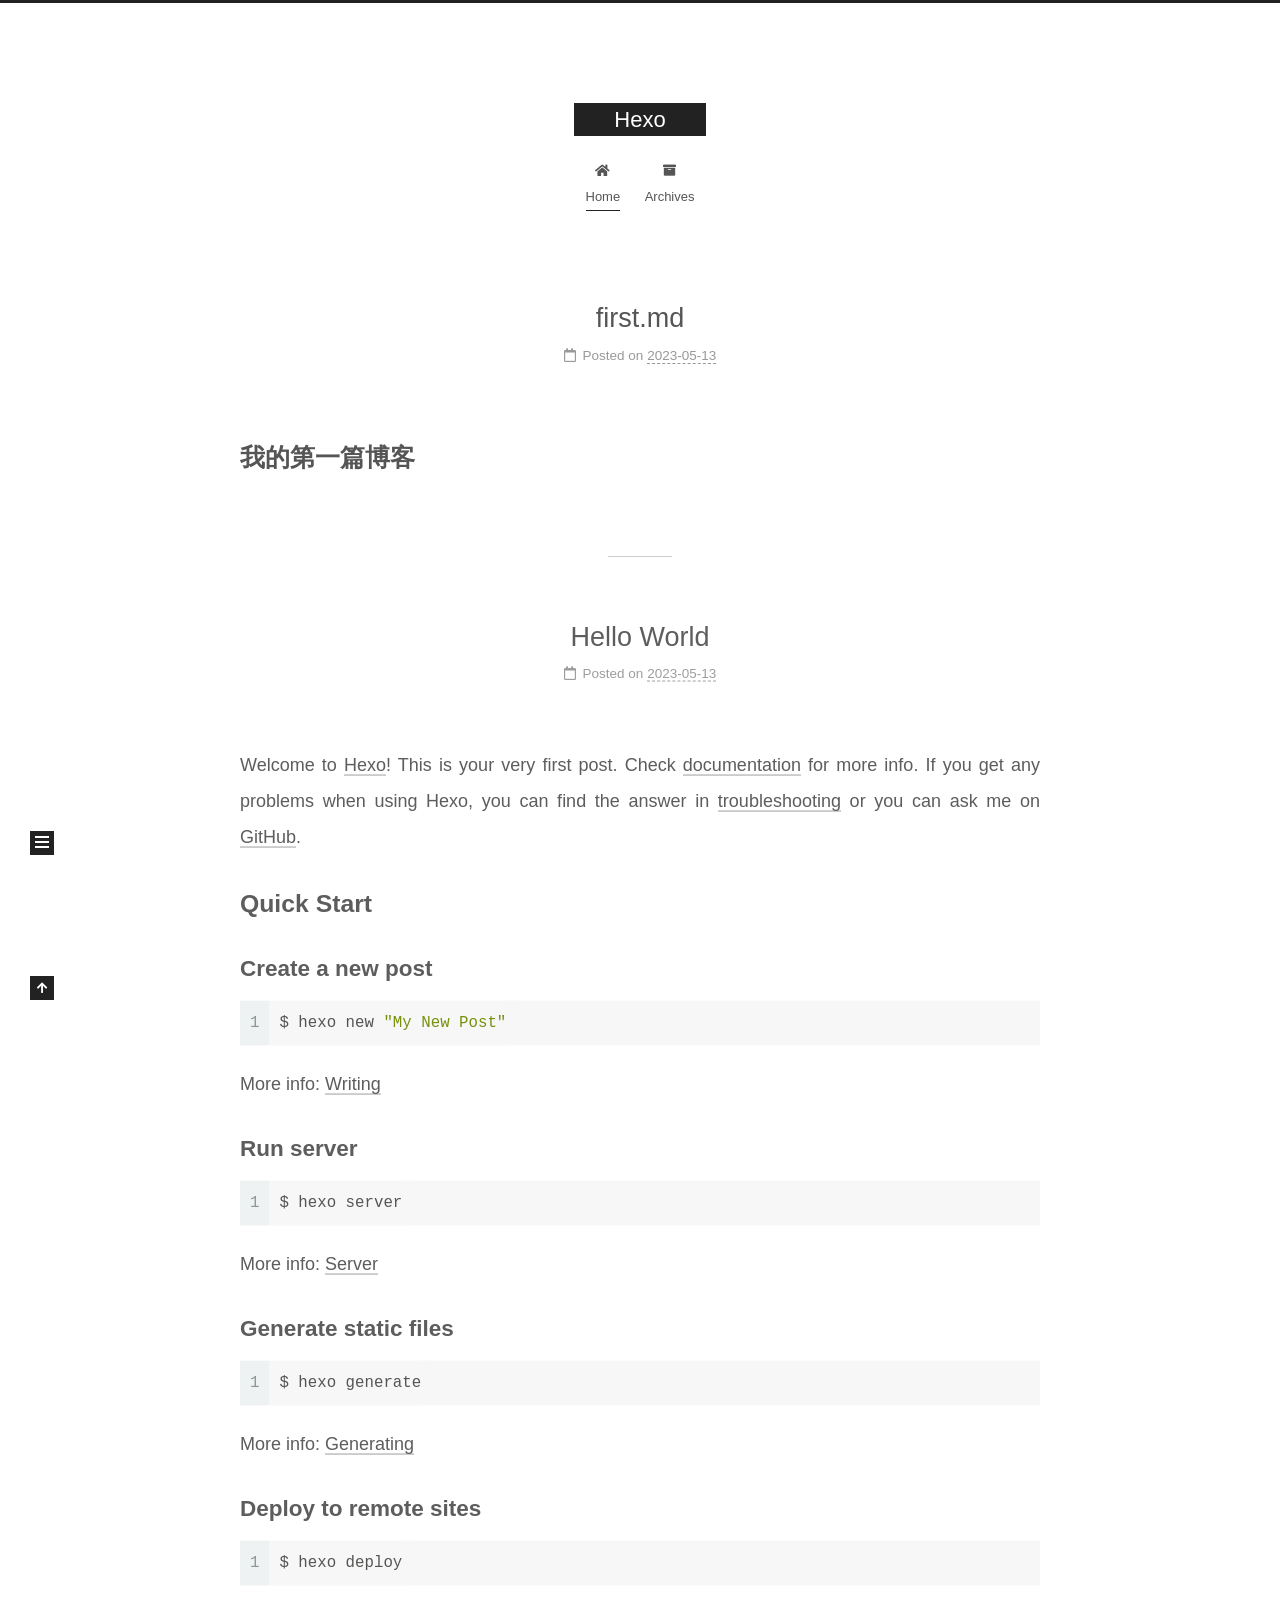
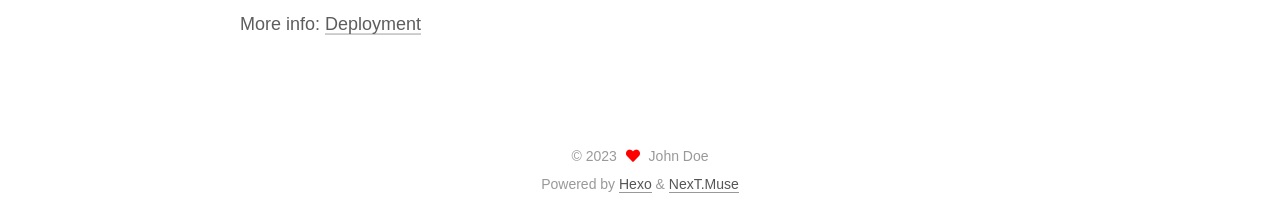
<file: index.html>
<!DOCTYPE html>
<html lang="en">
<head>
  <meta charset="UTF-8">
<meta name="viewport" content="width=device-width, initial-scale=1, maximum-scale=2">
<meta name="theme-color" content="#222">
<meta name="generator" content="Hexo 6.3.0">
  <link rel="apple-touch-icon" sizes="180x180" href="/images/apple-touch-icon-next.png">
  <link rel="icon" type="image/png" sizes="32x32" href="/images/favicon-32x32-next.png">
  <link rel="icon" type="image/png" sizes="16x16" href="/images/favicon-16x16-next.png">
  <link rel="mask-icon" href="/images/logo.svg" color="#222">

<link rel="stylesheet" href="/css/main.css">


<link rel="stylesheet" href="/lib/font-awesome/css/all.min.css">

<script id="hexo-configurations">
    var NexT = window.NexT || {};
    var CONFIG = {"hostname":"example.com","root":"/","scheme":"Muse","version":"7.8.0","exturl":false,"sidebar":{"position":"left","display":"post","padding":18,"offset":12,"onmobile":false},"copycode":{"enable":false,"show_result":false,"style":null},"back2top":{"enable":true,"sidebar":false,"scrollpercent":false},"bookmark":{"enable":false,"color":"#222","save":"auto"},"fancybox":false,"mediumzoom":false,"lazyload":false,"pangu":false,"comments":{"style":"tabs","active":null,"storage":true,"lazyload":false,"nav":null},"algolia":{"hits":{"per_page":10},"labels":{"input_placeholder":"Search for Posts","hits_empty":"We didn't find any results for the search: ${query}","hits_stats":"${hits} results found in ${time} ms"}},"localsearch":{"enable":false,"trigger":"auto","top_n_per_article":1,"unescape":false,"preload":false},"motion":{"enable":true,"async":false,"transition":{"post_block":"fadeIn","post_header":"slideDownIn","post_body":"slideDownIn","coll_header":"slideLeftIn","sidebar":"slideUpIn"}}};
  </script>

  <meta property="og:type" content="website">
<meta property="og:title" content="Hexo">
<meta property="og:url" content="http://example.com/index.html">
<meta property="og:site_name" content="Hexo">
<meta property="og:locale" content="en_US">
<meta property="article:author" content="John Doe">
<meta name="twitter:card" content="summary">

<link rel="canonical" href="http://example.com/">


<script id="page-configurations">
  // https://hexo.io/docs/variables.html
  CONFIG.page = {
    sidebar: "",
    isHome : true,
    isPost : false,
    lang   : 'en'
  };
</script>

  <title>Hexo</title>
  






  <noscript>
  <style>
  .use-motion .brand,
  .use-motion .menu-item,
  .sidebar-inner,
  .use-motion .post-block,
  .use-motion .pagination,
  .use-motion .comments,
  .use-motion .post-header,
  .use-motion .post-body,
  .use-motion .collection-header { opacity: initial; }

  .use-motion .site-title,
  .use-motion .site-subtitle {
    opacity: initial;
    top: initial;
  }

  .use-motion .logo-line-before i { left: initial; }
  .use-motion .logo-line-after i { right: initial; }
  </style>
</noscript>

</head>

<body itemscope itemtype="http://schema.org/WebPage">
  <div class="container use-motion">
    <div class="headband"></div>

    <header class="header" itemscope itemtype="http://schema.org/WPHeader">
      <div class="header-inner"><div class="site-brand-container">
  <div class="site-nav-toggle">
    <div class="toggle" aria-label="Toggle navigation bar">
      <span class="toggle-line toggle-line-first"></span>
      <span class="toggle-line toggle-line-middle"></span>
      <span class="toggle-line toggle-line-last"></span>
    </div>
  </div>

  <div class="site-meta">

    <a href="/" class="brand" rel="start">
      <span class="logo-line-before"><i></i></span>
      <h1 class="site-title">Hexo</h1>
      <span class="logo-line-after"><i></i></span>
    </a>
  </div>

  <div class="site-nav-right">
    <div class="toggle popup-trigger">
    </div>
  </div>
</div>




<nav class="site-nav">
  <ul id="menu" class="main-menu menu">
        <li class="menu-item menu-item-home">

    <a href="/" rel="section"><i class="fa fa-home fa-fw"></i>Home</a>

  </li>
        <li class="menu-item menu-item-archives">

    <a href="/archives/" rel="section"><i class="fa fa-archive fa-fw"></i>Archives</a>

  </li>
  </ul>
</nav>




</div>
    </header>

    
  <div class="back-to-top">
    <i class="fa fa-arrow-up"></i>
    <span>0%</span>
  </div>


    <main class="main">
      <div class="main-inner">
        <div class="content-wrap">
          

          <div class="content index posts-expand">
            
      
  
  
  <article itemscope itemtype="http://schema.org/Article" class="post-block" lang="en">
    <link itemprop="mainEntityOfPage" href="http://example.com/2023/05/13/first-md/">

    <span hidden itemprop="author" itemscope itemtype="http://schema.org/Person">
      <meta itemprop="image" content="/images/avatar.gif">
      <meta itemprop="name" content="John Doe">
      <meta itemprop="description" content="">
    </span>

    <span hidden itemprop="publisher" itemscope itemtype="http://schema.org/Organization">
      <meta itemprop="name" content="Hexo">
    </span>
      <header class="post-header">
        <h2 class="post-title" itemprop="name headline">
          
            <a href="/2023/05/13/first-md/" class="post-title-link" itemprop="url">first.md</a>
        </h2>

        <div class="post-meta">
            <span class="post-meta-item">
              <span class="post-meta-item-icon">
                <i class="far fa-calendar"></i>
              </span>
              <span class="post-meta-item-text">Posted on</span>
              

              <time title="Created: 2023-05-13 19:11:01 / Modified: 19:11:29" itemprop="dateCreated datePublished" datetime="2023-05-13T19:11:01+08:00">2023-05-13</time>
            </span>

          

        </div>
      </header>

    
    
    
    <div class="post-body" itemprop="articleBody">

      
          <h2 id="我的第一篇博客"><a href="#我的第一篇博客" class="headerlink" title="我的第一篇博客"></a>我的第一篇博客</h2>
      
    </div>

    
    
    
      <footer class="post-footer">
        <div class="post-eof"></div>
      </footer>
  </article>
  
  
  

      
  
  
  <article itemscope itemtype="http://schema.org/Article" class="post-block" lang="en">
    <link itemprop="mainEntityOfPage" href="http://example.com/2023/05/13/hello-world/">

    <span hidden itemprop="author" itemscope itemtype="http://schema.org/Person">
      <meta itemprop="image" content="/images/avatar.gif">
      <meta itemprop="name" content="John Doe">
      <meta itemprop="description" content="">
    </span>

    <span hidden itemprop="publisher" itemscope itemtype="http://schema.org/Organization">
      <meta itemprop="name" content="Hexo">
    </span>
      <header class="post-header">
        <h2 class="post-title" itemprop="name headline">
          
            <a href="/2023/05/13/hello-world/" class="post-title-link" itemprop="url">Hello World</a>
        </h2>

        <div class="post-meta">
            <span class="post-meta-item">
              <span class="post-meta-item-icon">
                <i class="far fa-calendar"></i>
              </span>
              <span class="post-meta-item-text">Posted on</span>

              <time title="Created: 2023-05-13 18:50:32" itemprop="dateCreated datePublished" datetime="2023-05-13T18:50:32+08:00">2023-05-13</time>
            </span>

          

        </div>
      </header>

    
    
    
    <div class="post-body" itemprop="articleBody">

      
          <p>Welcome to <a target="_blank" rel="noopener" href="https://hexo.io/">Hexo</a>! This is your very first post. Check <a target="_blank" rel="noopener" href="https://hexo.io/docs/">documentation</a> for more info. If you get any problems when using Hexo, you can find the answer in <a target="_blank" rel="noopener" href="https://hexo.io/docs/troubleshooting.html">troubleshooting</a> or you can ask me on <a target="_blank" rel="noopener" href="https://github.com/hexojs/hexo/issues">GitHub</a>.</p>
<h2 id="Quick-Start"><a href="#Quick-Start" class="headerlink" title="Quick Start"></a>Quick Start</h2><h3 id="Create-a-new-post"><a href="#Create-a-new-post" class="headerlink" title="Create a new post"></a>Create a new post</h3><figure class="highlight bash"><table><tr><td class="gutter"><pre><span class="line">1</span><br></pre></td><td class="code"><pre><span class="line">$ hexo new <span class="string">&quot;My New Post&quot;</span></span><br></pre></td></tr></table></figure>

<p>More info: <a target="_blank" rel="noopener" href="https://hexo.io/docs/writing.html">Writing</a></p>
<h3 id="Run-server"><a href="#Run-server" class="headerlink" title="Run server"></a>Run server</h3><figure class="highlight bash"><table><tr><td class="gutter"><pre><span class="line">1</span><br></pre></td><td class="code"><pre><span class="line">$ hexo server</span><br></pre></td></tr></table></figure>

<p>More info: <a target="_blank" rel="noopener" href="https://hexo.io/docs/server.html">Server</a></p>
<h3 id="Generate-static-files"><a href="#Generate-static-files" class="headerlink" title="Generate static files"></a>Generate static files</h3><figure class="highlight bash"><table><tr><td class="gutter"><pre><span class="line">1</span><br></pre></td><td class="code"><pre><span class="line">$ hexo generate</span><br></pre></td></tr></table></figure>

<p>More info: <a target="_blank" rel="noopener" href="https://hexo.io/docs/generating.html">Generating</a></p>
<h3 id="Deploy-to-remote-sites"><a href="#Deploy-to-remote-sites" class="headerlink" title="Deploy to remote sites"></a>Deploy to remote sites</h3><figure class="highlight bash"><table><tr><td class="gutter"><pre><span class="line">1</span><br></pre></td><td class="code"><pre><span class="line">$ hexo deploy</span><br></pre></td></tr></table></figure>

<p>More info: <a target="_blank" rel="noopener" href="https://hexo.io/docs/one-command-deployment.html">Deployment</a></p>

      
    </div>

    
    
    
      <footer class="post-footer">
        <div class="post-eof"></div>
      </footer>
  </article>
  
  
  


  



          </div>
          

<script>
  window.addEventListener('tabs:register', () => {
    let { activeClass } = CONFIG.comments;
    if (CONFIG.comments.storage) {
      activeClass = localStorage.getItem('comments_active') || activeClass;
    }
    if (activeClass) {
      let activeTab = document.querySelector(`a[href="#comment-${activeClass}"]`);
      if (activeTab) {
        activeTab.click();
      }
    }
  });
  if (CONFIG.comments.storage) {
    window.addEventListener('tabs:click', event => {
      if (!event.target.matches('.tabs-comment .tab-content .tab-pane')) return;
      let commentClass = event.target.classList[1];
      localStorage.setItem('comments_active', commentClass);
    });
  }
</script>

        </div>
          
  
  <div class="toggle sidebar-toggle">
    <span class="toggle-line toggle-line-first"></span>
    <span class="toggle-line toggle-line-middle"></span>
    <span class="toggle-line toggle-line-last"></span>
  </div>

  <aside class="sidebar">
    <div class="sidebar-inner">

      <ul class="sidebar-nav motion-element">
        <li class="sidebar-nav-toc">
          Table of Contents
        </li>
        <li class="sidebar-nav-overview">
          Overview
        </li>
      </ul>

      <!--noindex-->
      <div class="post-toc-wrap sidebar-panel">
      </div>
      <!--/noindex-->

      <div class="site-overview-wrap sidebar-panel">
        <div class="site-author motion-element" itemprop="author" itemscope itemtype="http://schema.org/Person">
  <p class="site-author-name" itemprop="name">John Doe</p>
  <div class="site-description" itemprop="description"></div>
</div>
<div class="site-state-wrap motion-element">
  <nav class="site-state">
      <div class="site-state-item site-state-posts">
          <a href="/archives/">
        
          <span class="site-state-item-count">2</span>
          <span class="site-state-item-name">posts</span>
        </a>
      </div>
  </nav>
</div>



      </div>

    </div>
  </aside>
  <div id="sidebar-dimmer"></div>


      </div>
    </main>

    <footer class="footer">
      <div class="footer-inner">
        

        

<div class="copyright">
  
  &copy; 
  <span itemprop="copyrightYear">2023</span>
  <span class="with-love">
    <i class="fa fa-heart"></i>
  </span>
  <span class="author" itemprop="copyrightHolder">John Doe</span>
</div>
  <div class="powered-by">Powered by <a href="https://hexo.io/" class="theme-link" rel="noopener" target="_blank">Hexo</a> & <a href="https://muse.theme-next.org/" class="theme-link" rel="noopener" target="_blank">NexT.Muse</a>
  </div>

        








      </div>
    </footer>
  </div>

  
  <script src="/lib/anime.min.js"></script>
  <script src="/lib/velocity/velocity.min.js"></script>
  <script src="/lib/velocity/velocity.ui.min.js"></script>

<script src="/js/utils.js"></script>

<script src="/js/motion.js"></script>


<script src="/js/schemes/muse.js"></script>


<script src="/js/next-boot.js"></script>




  















  

  

</body>
</html>
</file>
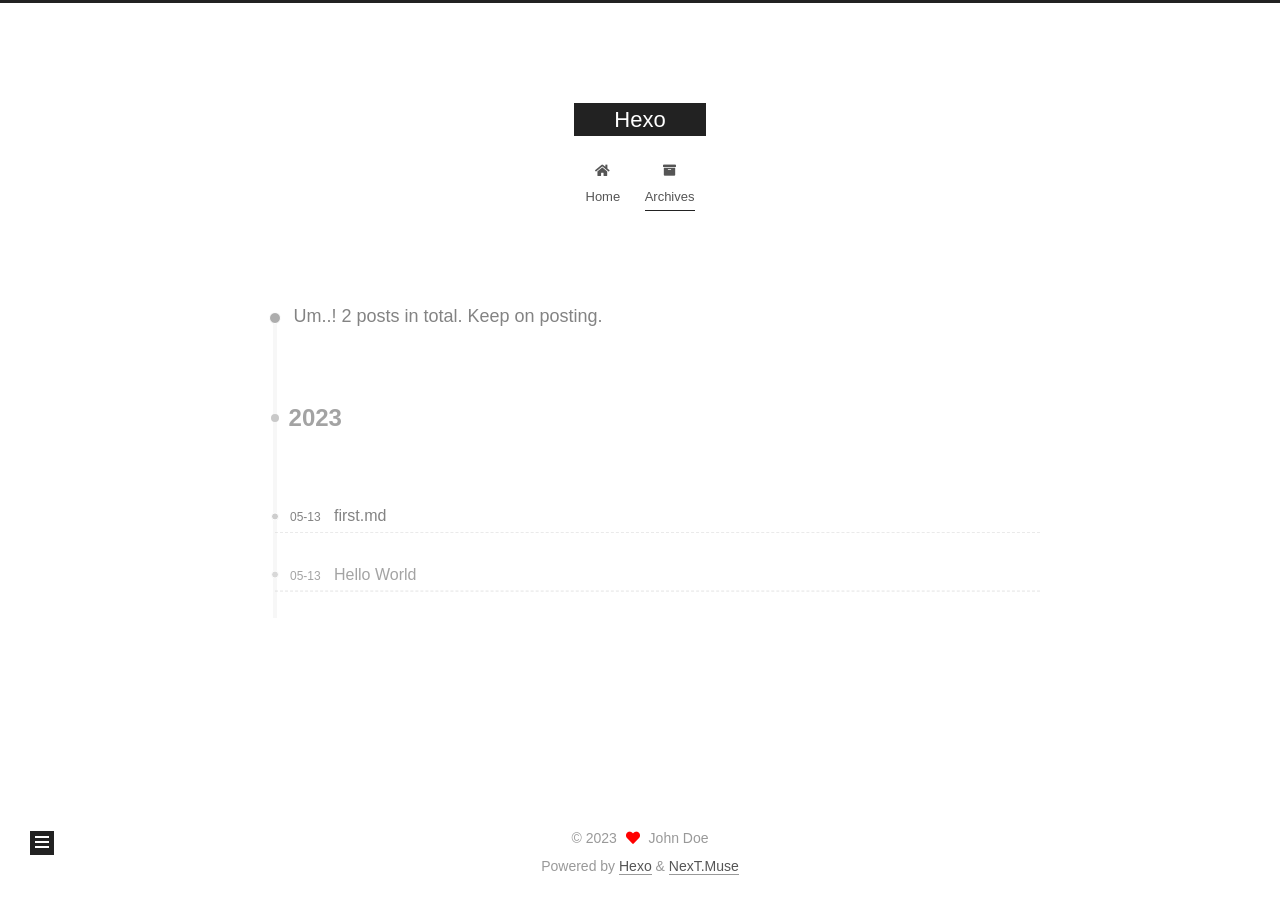
<file: archives/index.html>
<!DOCTYPE html>
<html lang="en">
<head>
  <meta charset="UTF-8">
<meta name="viewport" content="width=device-width, initial-scale=1, maximum-scale=2">
<meta name="theme-color" content="#222">
<meta name="generator" content="Hexo 6.3.0">
  <link rel="apple-touch-icon" sizes="180x180" href="/images/apple-touch-icon-next.png">
  <link rel="icon" type="image/png" sizes="32x32" href="/images/favicon-32x32-next.png">
  <link rel="icon" type="image/png" sizes="16x16" href="/images/favicon-16x16-next.png">
  <link rel="mask-icon" href="/images/logo.svg" color="#222">

<link rel="stylesheet" href="/css/main.css">


<link rel="stylesheet" href="/lib/font-awesome/css/all.min.css">

<script id="hexo-configurations">
    var NexT = window.NexT || {};
    var CONFIG = {"hostname":"example.com","root":"/","scheme":"Muse","version":"7.8.0","exturl":false,"sidebar":{"position":"left","display":"post","padding":18,"offset":12,"onmobile":false},"copycode":{"enable":false,"show_result":false,"style":null},"back2top":{"enable":true,"sidebar":false,"scrollpercent":false},"bookmark":{"enable":false,"color":"#222","save":"auto"},"fancybox":false,"mediumzoom":false,"lazyload":false,"pangu":false,"comments":{"style":"tabs","active":null,"storage":true,"lazyload":false,"nav":null},"algolia":{"hits":{"per_page":10},"labels":{"input_placeholder":"Search for Posts","hits_empty":"We didn't find any results for the search: ${query}","hits_stats":"${hits} results found in ${time} ms"}},"localsearch":{"enable":false,"trigger":"auto","top_n_per_article":1,"unescape":false,"preload":false},"motion":{"enable":true,"async":false,"transition":{"post_block":"fadeIn","post_header":"slideDownIn","post_body":"slideDownIn","coll_header":"slideLeftIn","sidebar":"slideUpIn"}}};
  </script>

  <meta property="og:type" content="website">
<meta property="og:title" content="Hexo">
<meta property="og:url" content="http://example.com/archives/index.html">
<meta property="og:site_name" content="Hexo">
<meta property="og:locale" content="en_US">
<meta property="article:author" content="John Doe">
<meta name="twitter:card" content="summary">

<link rel="canonical" href="http://example.com/archives/">


<script id="page-configurations">
  // https://hexo.io/docs/variables.html
  CONFIG.page = {
    sidebar: "",
    isHome : false,
    isPost : false,
    lang   : 'en'
  };
</script>

  <title>Archive | Hexo</title>
  






  <noscript>
  <style>
  .use-motion .brand,
  .use-motion .menu-item,
  .sidebar-inner,
  .use-motion .post-block,
  .use-motion .pagination,
  .use-motion .comments,
  .use-motion .post-header,
  .use-motion .post-body,
  .use-motion .collection-header { opacity: initial; }

  .use-motion .site-title,
  .use-motion .site-subtitle {
    opacity: initial;
    top: initial;
  }

  .use-motion .logo-line-before i { left: initial; }
  .use-motion .logo-line-after i { right: initial; }
  </style>
</noscript>

</head>

<body itemscope itemtype="http://schema.org/WebPage">
  <div class="container use-motion">
    <div class="headband"></div>

    <header class="header" itemscope itemtype="http://schema.org/WPHeader">
      <div class="header-inner"><div class="site-brand-container">
  <div class="site-nav-toggle">
    <div class="toggle" aria-label="Toggle navigation bar">
      <span class="toggle-line toggle-line-first"></span>
      <span class="toggle-line toggle-line-middle"></span>
      <span class="toggle-line toggle-line-last"></span>
    </div>
  </div>

  <div class="site-meta">

    <a href="/" class="brand" rel="start">
      <span class="logo-line-before"><i></i></span>
      <h1 class="site-title">Hexo</h1>
      <span class="logo-line-after"><i></i></span>
    </a>
  </div>

  <div class="site-nav-right">
    <div class="toggle popup-trigger">
    </div>
  </div>
</div>




<nav class="site-nav">
  <ul id="menu" class="main-menu menu">
        <li class="menu-item menu-item-home">

    <a href="/" rel="section"><i class="fa fa-home fa-fw"></i>Home</a>

  </li>
        <li class="menu-item menu-item-archives">

    <a href="/archives/" rel="section"><i class="fa fa-archive fa-fw"></i>Archives</a>

  </li>
  </ul>
</nav>




</div>
    </header>

    
  <div class="back-to-top">
    <i class="fa fa-arrow-up"></i>
    <span>0%</span>
  </div>


    <main class="main">
      <div class="main-inner">
        <div class="content-wrap">
          

          <div class="content archive">
            

  
  
  
  <div class="post-block">
    <div class="posts-collapse">
      <div class="collection-title">
        <span class="collection-header">Um..! 2 posts in total. Keep on posting.</span>
      </div>

      
    <div class="collection-year">
      <span class="collection-header">2023</span>
    </div>

  <article itemscope itemtype="http://schema.org/Article">
    <header class="post-header">

      <div class="post-meta">
        <time itemprop="dateCreated"
              datetime="2023-05-13T19:11:01+08:00"
              content="2023-05-13">
          05-13
        </time>
      </div>

      <div class="post-title">
          <a class="post-title-link" href="/2023/05/13/first-md/" itemprop="url">
            <span itemprop="name">first.md</span>
          </a>
      </div>

    </header>
  </article>

  <article itemscope itemtype="http://schema.org/Article">
    <header class="post-header">

      <div class="post-meta">
        <time itemprop="dateCreated"
              datetime="2023-05-13T18:50:32+08:00"
              content="2023-05-13">
          05-13
        </time>
      </div>

      <div class="post-title">
          <a class="post-title-link" href="/2023/05/13/hello-world/" itemprop="url">
            <span itemprop="name">Hello World</span>
          </a>
      </div>

    </header>
  </article>


    </div>
  </div>
  
  
  

  



          </div>
          

<script>
  window.addEventListener('tabs:register', () => {
    let { activeClass } = CONFIG.comments;
    if (CONFIG.comments.storage) {
      activeClass = localStorage.getItem('comments_active') || activeClass;
    }
    if (activeClass) {
      let activeTab = document.querySelector(`a[href="#comment-${activeClass}"]`);
      if (activeTab) {
        activeTab.click();
      }
    }
  });
  if (CONFIG.comments.storage) {
    window.addEventListener('tabs:click', event => {
      if (!event.target.matches('.tabs-comment .tab-content .tab-pane')) return;
      let commentClass = event.target.classList[1];
      localStorage.setItem('comments_active', commentClass);
    });
  }
</script>

        </div>
          
  
  <div class="toggle sidebar-toggle">
    <span class="toggle-line toggle-line-first"></span>
    <span class="toggle-line toggle-line-middle"></span>
    <span class="toggle-line toggle-line-last"></span>
  </div>

  <aside class="sidebar">
    <div class="sidebar-inner">

      <ul class="sidebar-nav motion-element">
        <li class="sidebar-nav-toc">
          Table of Contents
        </li>
        <li class="sidebar-nav-overview">
          Overview
        </li>
      </ul>

      <!--noindex-->
      <div class="post-toc-wrap sidebar-panel">
      </div>
      <!--/noindex-->

      <div class="site-overview-wrap sidebar-panel">
        <div class="site-author motion-element" itemprop="author" itemscope itemtype="http://schema.org/Person">
  <p class="site-author-name" itemprop="name">John Doe</p>
  <div class="site-description" itemprop="description"></div>
</div>
<div class="site-state-wrap motion-element">
  <nav class="site-state">
      <div class="site-state-item site-state-posts">
          <a href="/archives/">
        
          <span class="site-state-item-count">2</span>
          <span class="site-state-item-name">posts</span>
        </a>
      </div>
  </nav>
</div>



      </div>

    </div>
  </aside>
  <div id="sidebar-dimmer"></div>


      </div>
    </main>

    <footer class="footer">
      <div class="footer-inner">
        

        

<div class="copyright">
  
  &copy; 
  <span itemprop="copyrightYear">2023</span>
  <span class="with-love">
    <i class="fa fa-heart"></i>
  </span>
  <span class="author" itemprop="copyrightHolder">John Doe</span>
</div>
  <div class="powered-by">Powered by <a href="https://hexo.io/" class="theme-link" rel="noopener" target="_blank">Hexo</a> & <a href="https://muse.theme-next.org/" class="theme-link" rel="noopener" target="_blank">NexT.Muse</a>
  </div>

        








      </div>
    </footer>
  </div>

  
  <script src="/lib/anime.min.js"></script>
  <script src="/lib/velocity/velocity.min.js"></script>
  <script src="/lib/velocity/velocity.ui.min.js"></script>

<script src="/js/utils.js"></script>

<script src="/js/motion.js"></script>


<script src="/js/schemes/muse.js"></script>


<script src="/js/next-boot.js"></script>




  















  

  

</body>
</html>
</file>
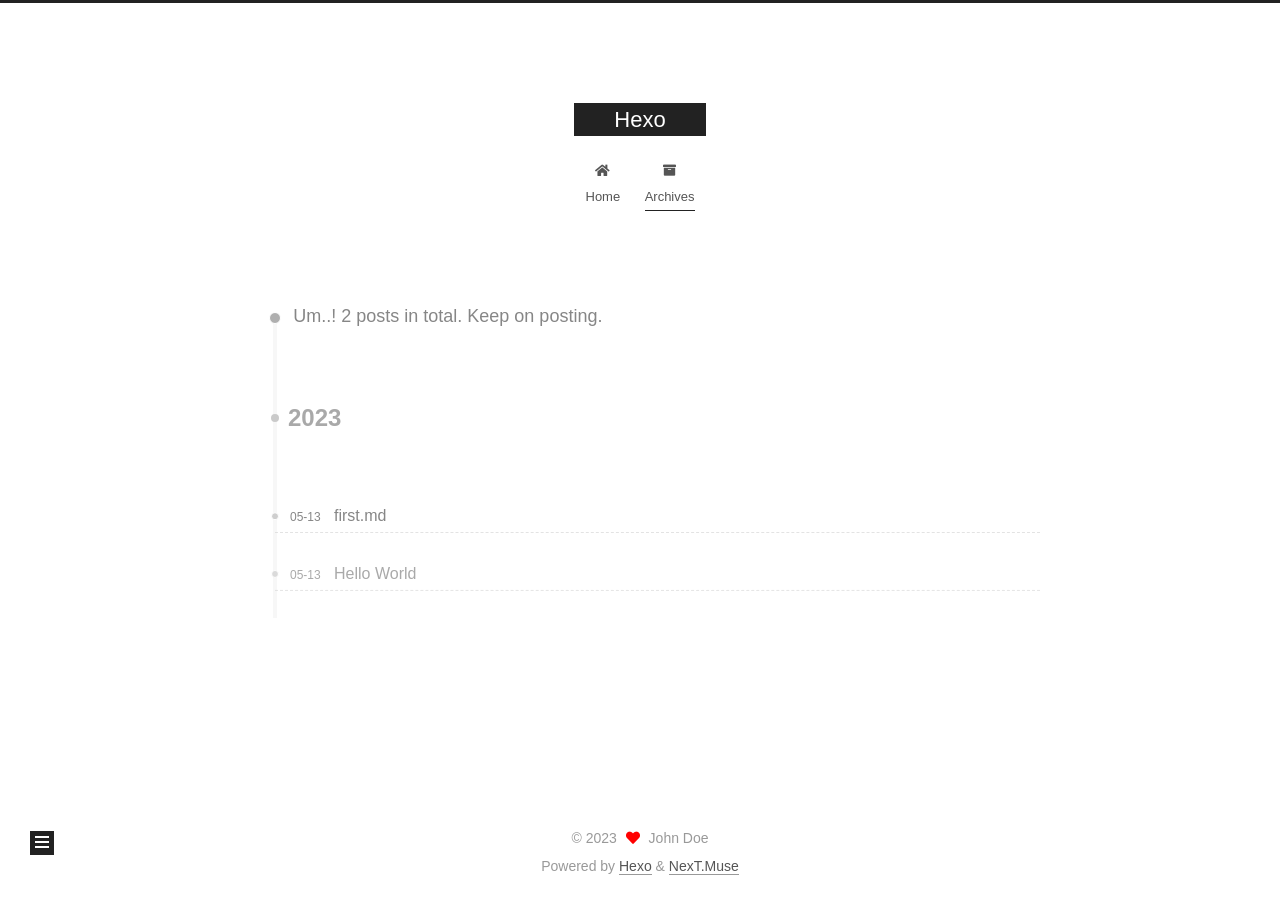
<file: archives/2023/index.html>
<!DOCTYPE html>
<html lang="en">
<head>
  <meta charset="UTF-8">
<meta name="viewport" content="width=device-width, initial-scale=1, maximum-scale=2">
<meta name="theme-color" content="#222">
<meta name="generator" content="Hexo 6.3.0">
  <link rel="apple-touch-icon" sizes="180x180" href="/images/apple-touch-icon-next.png">
  <link rel="icon" type="image/png" sizes="32x32" href="/images/favicon-32x32-next.png">
  <link rel="icon" type="image/png" sizes="16x16" href="/images/favicon-16x16-next.png">
  <link rel="mask-icon" href="/images/logo.svg" color="#222">

<link rel="stylesheet" href="/css/main.css">


<link rel="stylesheet" href="/lib/font-awesome/css/all.min.css">

<script id="hexo-configurations">
    var NexT = window.NexT || {};
    var CONFIG = {"hostname":"example.com","root":"/","scheme":"Muse","version":"7.8.0","exturl":false,"sidebar":{"position":"left","display":"post","padding":18,"offset":12,"onmobile":false},"copycode":{"enable":false,"show_result":false,"style":null},"back2top":{"enable":true,"sidebar":false,"scrollpercent":false},"bookmark":{"enable":false,"color":"#222","save":"auto"},"fancybox":false,"mediumzoom":false,"lazyload":false,"pangu":false,"comments":{"style":"tabs","active":null,"storage":true,"lazyload":false,"nav":null},"algolia":{"hits":{"per_page":10},"labels":{"input_placeholder":"Search for Posts","hits_empty":"We didn't find any results for the search: ${query}","hits_stats":"${hits} results found in ${time} ms"}},"localsearch":{"enable":false,"trigger":"auto","top_n_per_article":1,"unescape":false,"preload":false},"motion":{"enable":true,"async":false,"transition":{"post_block":"fadeIn","post_header":"slideDownIn","post_body":"slideDownIn","coll_header":"slideLeftIn","sidebar":"slideUpIn"}}};
  </script>

  <meta property="og:type" content="website">
<meta property="og:title" content="Hexo">
<meta property="og:url" content="http://example.com/archives/2023/index.html">
<meta property="og:site_name" content="Hexo">
<meta property="og:locale" content="en_US">
<meta property="article:author" content="John Doe">
<meta name="twitter:card" content="summary">

<link rel="canonical" href="http://example.com/archives/2023/">


<script id="page-configurations">
  // https://hexo.io/docs/variables.html
  CONFIG.page = {
    sidebar: "",
    isHome : false,
    isPost : false,
    lang   : 'en'
  };
</script>

  <title>Archive | Hexo</title>
  






  <noscript>
  <style>
  .use-motion .brand,
  .use-motion .menu-item,
  .sidebar-inner,
  .use-motion .post-block,
  .use-motion .pagination,
  .use-motion .comments,
  .use-motion .post-header,
  .use-motion .post-body,
  .use-motion .collection-header { opacity: initial; }

  .use-motion .site-title,
  .use-motion .site-subtitle {
    opacity: initial;
    top: initial;
  }

  .use-motion .logo-line-before i { left: initial; }
  .use-motion .logo-line-after i { right: initial; }
  </style>
</noscript>

</head>

<body itemscope itemtype="http://schema.org/WebPage">
  <div class="container use-motion">
    <div class="headband"></div>

    <header class="header" itemscope itemtype="http://schema.org/WPHeader">
      <div class="header-inner"><div class="site-brand-container">
  <div class="site-nav-toggle">
    <div class="toggle" aria-label="Toggle navigation bar">
      <span class="toggle-line toggle-line-first"></span>
      <span class="toggle-line toggle-line-middle"></span>
      <span class="toggle-line toggle-line-last"></span>
    </div>
  </div>

  <div class="site-meta">

    <a href="/" class="brand" rel="start">
      <span class="logo-line-before"><i></i></span>
      <h1 class="site-title">Hexo</h1>
      <span class="logo-line-after"><i></i></span>
    </a>
  </div>

  <div class="site-nav-right">
    <div class="toggle popup-trigger">
    </div>
  </div>
</div>




<nav class="site-nav">
  <ul id="menu" class="main-menu menu">
        <li class="menu-item menu-item-home">

    <a href="/" rel="section"><i class="fa fa-home fa-fw"></i>Home</a>

  </li>
        <li class="menu-item menu-item-archives">

    <a href="/archives/" rel="section"><i class="fa fa-archive fa-fw"></i>Archives</a>

  </li>
  </ul>
</nav>




</div>
    </header>

    
  <div class="back-to-top">
    <i class="fa fa-arrow-up"></i>
    <span>0%</span>
  </div>


    <main class="main">
      <div class="main-inner">
        <div class="content-wrap">
          

          <div class="content archive">
            

  
  
  
  <div class="post-block">
    <div class="posts-collapse">
      <div class="collection-title">
        <span class="collection-header">Um..! 2 posts in total. Keep on posting.</span>
      </div>

      
    <div class="collection-year">
      <span class="collection-header">2023</span>
    </div>

  <article itemscope itemtype="http://schema.org/Article">
    <header class="post-header">

      <div class="post-meta">
        <time itemprop="dateCreated"
              datetime="2023-05-13T19:11:01+08:00"
              content="2023-05-13">
          05-13
        </time>
      </div>

      <div class="post-title">
          <a class="post-title-link" href="/2023/05/13/first-md/" itemprop="url">
            <span itemprop="name">first.md</span>
          </a>
      </div>

    </header>
  </article>

  <article itemscope itemtype="http://schema.org/Article">
    <header class="post-header">

      <div class="post-meta">
        <time itemprop="dateCreated"
              datetime="2023-05-13T18:50:32+08:00"
              content="2023-05-13">
          05-13
        </time>
      </div>

      <div class="post-title">
          <a class="post-title-link" href="/2023/05/13/hello-world/" itemprop="url">
            <span itemprop="name">Hello World</span>
          </a>
      </div>

    </header>
  </article>


    </div>
  </div>
  
  
  

  



          </div>
          

<script>
  window.addEventListener('tabs:register', () => {
    let { activeClass } = CONFIG.comments;
    if (CONFIG.comments.storage) {
      activeClass = localStorage.getItem('comments_active') || activeClass;
    }
    if (activeClass) {
      let activeTab = document.querySelector(`a[href="#comment-${activeClass}"]`);
      if (activeTab) {
        activeTab.click();
      }
    }
  });
  if (CONFIG.comments.storage) {
    window.addEventListener('tabs:click', event => {
      if (!event.target.matches('.tabs-comment .tab-content .tab-pane')) return;
      let commentClass = event.target.classList[1];
      localStorage.setItem('comments_active', commentClass);
    });
  }
</script>

        </div>
          
  
  <div class="toggle sidebar-toggle">
    <span class="toggle-line toggle-line-first"></span>
    <span class="toggle-line toggle-line-middle"></span>
    <span class="toggle-line toggle-line-last"></span>
  </div>

  <aside class="sidebar">
    <div class="sidebar-inner">

      <ul class="sidebar-nav motion-element">
        <li class="sidebar-nav-toc">
          Table of Contents
        </li>
        <li class="sidebar-nav-overview">
          Overview
        </li>
      </ul>

      <!--noindex-->
      <div class="post-toc-wrap sidebar-panel">
      </div>
      <!--/noindex-->

      <div class="site-overview-wrap sidebar-panel">
        <div class="site-author motion-element" itemprop="author" itemscope itemtype="http://schema.org/Person">
  <p class="site-author-name" itemprop="name">John Doe</p>
  <div class="site-description" itemprop="description"></div>
</div>
<div class="site-state-wrap motion-element">
  <nav class="site-state">
      <div class="site-state-item site-state-posts">
          <a href="/archives/">
        
          <span class="site-state-item-count">2</span>
          <span class="site-state-item-name">posts</span>
        </a>
      </div>
  </nav>
</div>



      </div>

    </div>
  </aside>
  <div id="sidebar-dimmer"></div>


      </div>
    </main>

    <footer class="footer">
      <div class="footer-inner">
        

        

<div class="copyright">
  
  &copy; 
  <span itemprop="copyrightYear">2023</span>
  <span class="with-love">
    <i class="fa fa-heart"></i>
  </span>
  <span class="author" itemprop="copyrightHolder">John Doe</span>
</div>
  <div class="powered-by">Powered by <a href="https://hexo.io/" class="theme-link" rel="noopener" target="_blank">Hexo</a> & <a href="https://muse.theme-next.org/" class="theme-link" rel="noopener" target="_blank">NexT.Muse</a>
  </div>

        








      </div>
    </footer>
  </div>

  
  <script src="/lib/anime.min.js"></script>
  <script src="/lib/velocity/velocity.min.js"></script>
  <script src="/lib/velocity/velocity.ui.min.js"></script>

<script src="/js/utils.js"></script>

<script src="/js/motion.js"></script>


<script src="/js/schemes/muse.js"></script>


<script src="/js/next-boot.js"></script>




  















  

  

</body>
</html>
</file>
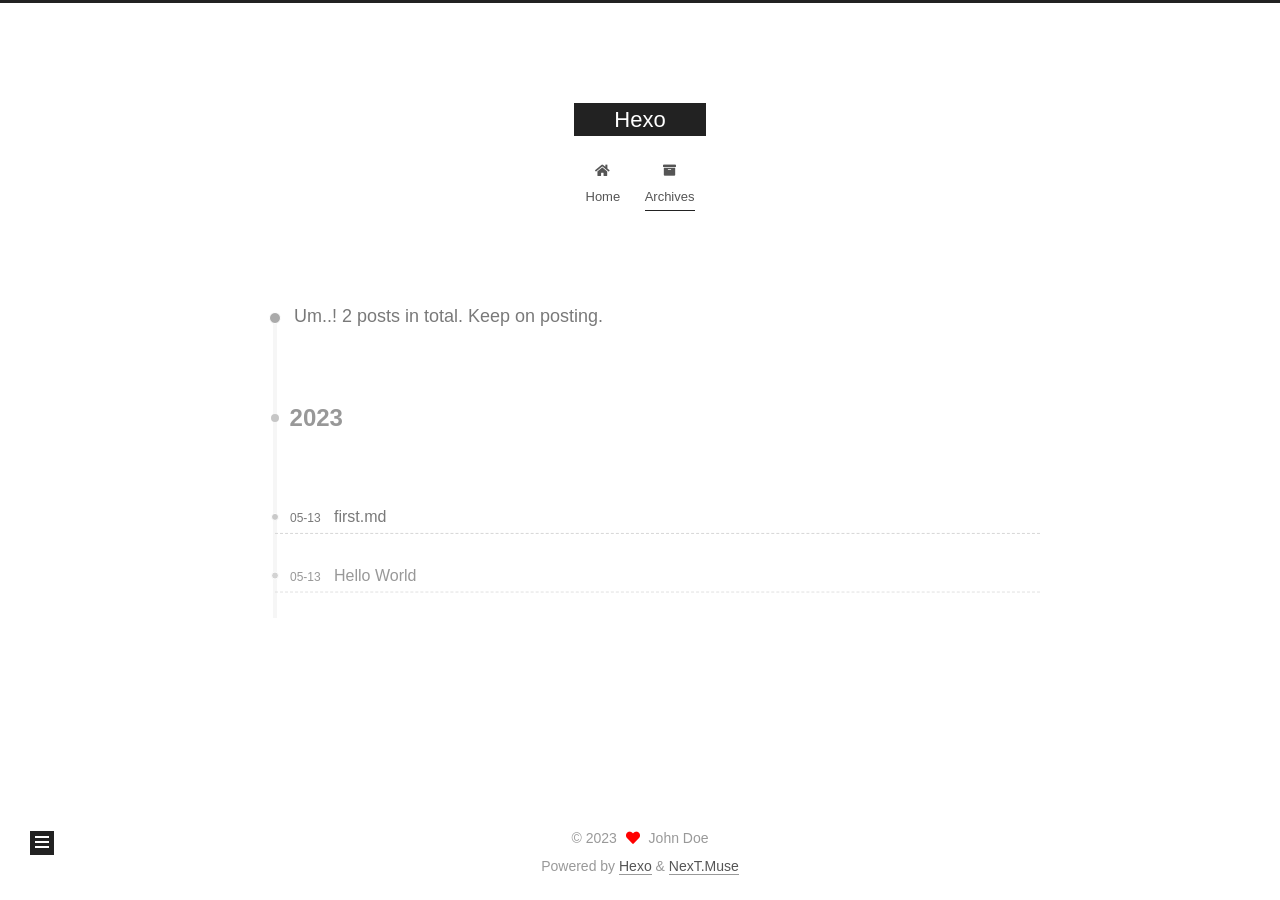
<file: archives/2023/05/index.html>
<!DOCTYPE html>
<html lang="en">
<head>
  <meta charset="UTF-8">
<meta name="viewport" content="width=device-width, initial-scale=1, maximum-scale=2">
<meta name="theme-color" content="#222">
<meta name="generator" content="Hexo 6.3.0">
  <link rel="apple-touch-icon" sizes="180x180" href="/images/apple-touch-icon-next.png">
  <link rel="icon" type="image/png" sizes="32x32" href="/images/favicon-32x32-next.png">
  <link rel="icon" type="image/png" sizes="16x16" href="/images/favicon-16x16-next.png">
  <link rel="mask-icon" href="/images/logo.svg" color="#222">

<link rel="stylesheet" href="/css/main.css">


<link rel="stylesheet" href="/lib/font-awesome/css/all.min.css">

<script id="hexo-configurations">
    var NexT = window.NexT || {};
    var CONFIG = {"hostname":"example.com","root":"/","scheme":"Muse","version":"7.8.0","exturl":false,"sidebar":{"position":"left","display":"post","padding":18,"offset":12,"onmobile":false},"copycode":{"enable":false,"show_result":false,"style":null},"back2top":{"enable":true,"sidebar":false,"scrollpercent":false},"bookmark":{"enable":false,"color":"#222","save":"auto"},"fancybox":false,"mediumzoom":false,"lazyload":false,"pangu":false,"comments":{"style":"tabs","active":null,"storage":true,"lazyload":false,"nav":null},"algolia":{"hits":{"per_page":10},"labels":{"input_placeholder":"Search for Posts","hits_empty":"We didn't find any results for the search: ${query}","hits_stats":"${hits} results found in ${time} ms"}},"localsearch":{"enable":false,"trigger":"auto","top_n_per_article":1,"unescape":false,"preload":false},"motion":{"enable":true,"async":false,"transition":{"post_block":"fadeIn","post_header":"slideDownIn","post_body":"slideDownIn","coll_header":"slideLeftIn","sidebar":"slideUpIn"}}};
  </script>

  <meta property="og:type" content="website">
<meta property="og:title" content="Hexo">
<meta property="og:url" content="http://example.com/archives/2023/05/index.html">
<meta property="og:site_name" content="Hexo">
<meta property="og:locale" content="en_US">
<meta property="article:author" content="John Doe">
<meta name="twitter:card" content="summary">

<link rel="canonical" href="http://example.com/archives/2023/05/">


<script id="page-configurations">
  // https://hexo.io/docs/variables.html
  CONFIG.page = {
    sidebar: "",
    isHome : false,
    isPost : false,
    lang   : 'en'
  };
</script>

  <title>Archive | Hexo</title>
  






  <noscript>
  <style>
  .use-motion .brand,
  .use-motion .menu-item,
  .sidebar-inner,
  .use-motion .post-block,
  .use-motion .pagination,
  .use-motion .comments,
  .use-motion .post-header,
  .use-motion .post-body,
  .use-motion .collection-header { opacity: initial; }

  .use-motion .site-title,
  .use-motion .site-subtitle {
    opacity: initial;
    top: initial;
  }

  .use-motion .logo-line-before i { left: initial; }
  .use-motion .logo-line-after i { right: initial; }
  </style>
</noscript>

</head>

<body itemscope itemtype="http://schema.org/WebPage">
  <div class="container use-motion">
    <div class="headband"></div>

    <header class="header" itemscope itemtype="http://schema.org/WPHeader">
      <div class="header-inner"><div class="site-brand-container">
  <div class="site-nav-toggle">
    <div class="toggle" aria-label="Toggle navigation bar">
      <span class="toggle-line toggle-line-first"></span>
      <span class="toggle-line toggle-line-middle"></span>
      <span class="toggle-line toggle-line-last"></span>
    </div>
  </div>

  <div class="site-meta">

    <a href="/" class="brand" rel="start">
      <span class="logo-line-before"><i></i></span>
      <h1 class="site-title">Hexo</h1>
      <span class="logo-line-after"><i></i></span>
    </a>
  </div>

  <div class="site-nav-right">
    <div class="toggle popup-trigger">
    </div>
  </div>
</div>




<nav class="site-nav">
  <ul id="menu" class="main-menu menu">
        <li class="menu-item menu-item-home">

    <a href="/" rel="section"><i class="fa fa-home fa-fw"></i>Home</a>

  </li>
        <li class="menu-item menu-item-archives">

    <a href="/archives/" rel="section"><i class="fa fa-archive fa-fw"></i>Archives</a>

  </li>
  </ul>
</nav>




</div>
    </header>

    
  <div class="back-to-top">
    <i class="fa fa-arrow-up"></i>
    <span>0%</span>
  </div>


    <main class="main">
      <div class="main-inner">
        <div class="content-wrap">
          

          <div class="content archive">
            

  
  
  
  <div class="post-block">
    <div class="posts-collapse">
      <div class="collection-title">
        <span class="collection-header">Um..! 2 posts in total. Keep on posting.</span>
      </div>

      
    <div class="collection-year">
      <span class="collection-header">2023</span>
    </div>

  <article itemscope itemtype="http://schema.org/Article">
    <header class="post-header">

      <div class="post-meta">
        <time itemprop="dateCreated"
              datetime="2023-05-13T19:11:01+08:00"
              content="2023-05-13">
          05-13
        </time>
      </div>

      <div class="post-title">
          <a class="post-title-link" href="/2023/05/13/first-md/" itemprop="url">
            <span itemprop="name">first.md</span>
          </a>
      </div>

    </header>
  </article>

  <article itemscope itemtype="http://schema.org/Article">
    <header class="post-header">

      <div class="post-meta">
        <time itemprop="dateCreated"
              datetime="2023-05-13T18:50:32+08:00"
              content="2023-05-13">
          05-13
        </time>
      </div>

      <div class="post-title">
          <a class="post-title-link" href="/2023/05/13/hello-world/" itemprop="url">
            <span itemprop="name">Hello World</span>
          </a>
      </div>

    </header>
  </article>


    </div>
  </div>
  
  
  

  



          </div>
          

<script>
  window.addEventListener('tabs:register', () => {
    let { activeClass } = CONFIG.comments;
    if (CONFIG.comments.storage) {
      activeClass = localStorage.getItem('comments_active') || activeClass;
    }
    if (activeClass) {
      let activeTab = document.querySelector(`a[href="#comment-${activeClass}"]`);
      if (activeTab) {
        activeTab.click();
      }
    }
  });
  if (CONFIG.comments.storage) {
    window.addEventListener('tabs:click', event => {
      if (!event.target.matches('.tabs-comment .tab-content .tab-pane')) return;
      let commentClass = event.target.classList[1];
      localStorage.setItem('comments_active', commentClass);
    });
  }
</script>

        </div>
          
  
  <div class="toggle sidebar-toggle">
    <span class="toggle-line toggle-line-first"></span>
    <span class="toggle-line toggle-line-middle"></span>
    <span class="toggle-line toggle-line-last"></span>
  </div>

  <aside class="sidebar">
    <div class="sidebar-inner">

      <ul class="sidebar-nav motion-element">
        <li class="sidebar-nav-toc">
          Table of Contents
        </li>
        <li class="sidebar-nav-overview">
          Overview
        </li>
      </ul>

      <!--noindex-->
      <div class="post-toc-wrap sidebar-panel">
      </div>
      <!--/noindex-->

      <div class="site-overview-wrap sidebar-panel">
        <div class="site-author motion-element" itemprop="author" itemscope itemtype="http://schema.org/Person">
  <p class="site-author-name" itemprop="name">John Doe</p>
  <div class="site-description" itemprop="description"></div>
</div>
<div class="site-state-wrap motion-element">
  <nav class="site-state">
      <div class="site-state-item site-state-posts">
          <a href="/archives/">
        
          <span class="site-state-item-count">2</span>
          <span class="site-state-item-name">posts</span>
        </a>
      </div>
  </nav>
</div>



      </div>

    </div>
  </aside>
  <div id="sidebar-dimmer"></div>


      </div>
    </main>

    <footer class="footer">
      <div class="footer-inner">
        

        

<div class="copyright">
  
  &copy; 
  <span itemprop="copyrightYear">2023</span>
  <span class="with-love">
    <i class="fa fa-heart"></i>
  </span>
  <span class="author" itemprop="copyrightHolder">John Doe</span>
</div>
  <div class="powered-by">Powered by <a href="https://hexo.io/" class="theme-link" rel="noopener" target="_blank">Hexo</a> & <a href="https://muse.theme-next.org/" class="theme-link" rel="noopener" target="_blank">NexT.Muse</a>
  </div>

        








      </div>
    </footer>
  </div>

  
  <script src="/lib/anime.min.js"></script>
  <script src="/lib/velocity/velocity.min.js"></script>
  <script src="/lib/velocity/velocity.ui.min.js"></script>

<script src="/js/utils.js"></script>

<script src="/js/motion.js"></script>


<script src="/js/schemes/muse.js"></script>


<script src="/js/next-boot.js"></script>




  















  

  

</body>
</html>
</file>
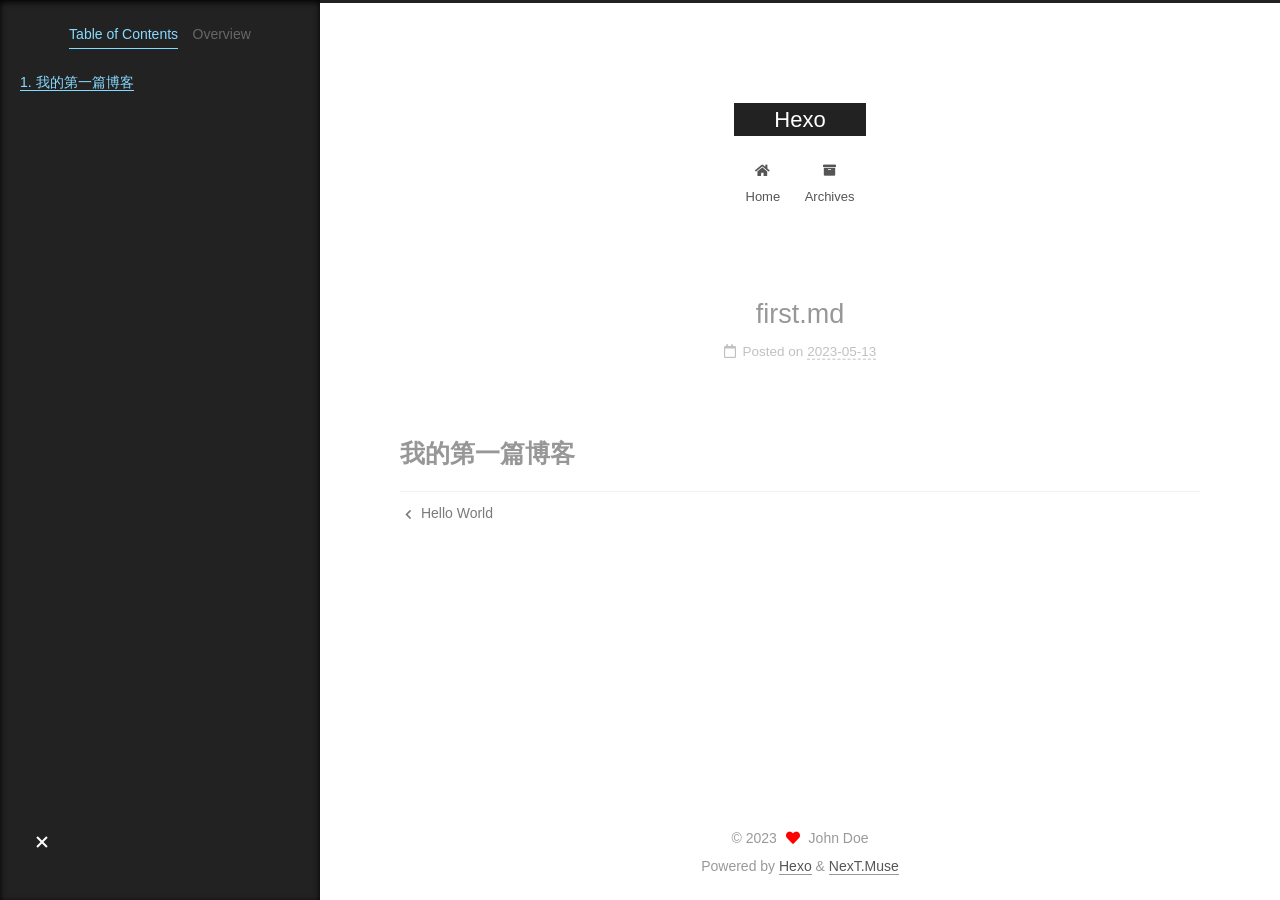
<file: 2023/05/13/first-md/index.html>
<!DOCTYPE html>
<html lang="en">
<head>
  <meta charset="UTF-8">
<meta name="viewport" content="width=device-width, initial-scale=1, maximum-scale=2">
<meta name="theme-color" content="#222">
<meta name="generator" content="Hexo 6.3.0">
  <link rel="apple-touch-icon" sizes="180x180" href="/images/apple-touch-icon-next.png">
  <link rel="icon" type="image/png" sizes="32x32" href="/images/favicon-32x32-next.png">
  <link rel="icon" type="image/png" sizes="16x16" href="/images/favicon-16x16-next.png">
  <link rel="mask-icon" href="/images/logo.svg" color="#222">

<link rel="stylesheet" href="/css/main.css">


<link rel="stylesheet" href="/lib/font-awesome/css/all.min.css">

<script id="hexo-configurations">
    var NexT = window.NexT || {};
    var CONFIG = {"hostname":"example.com","root":"/","scheme":"Muse","version":"7.8.0","exturl":false,"sidebar":{"position":"left","display":"post","padding":18,"offset":12,"onmobile":false},"copycode":{"enable":false,"show_result":false,"style":null},"back2top":{"enable":true,"sidebar":false,"scrollpercent":false},"bookmark":{"enable":false,"color":"#222","save":"auto"},"fancybox":false,"mediumzoom":false,"lazyload":false,"pangu":false,"comments":{"style":"tabs","active":null,"storage":true,"lazyload":false,"nav":null},"algolia":{"hits":{"per_page":10},"labels":{"input_placeholder":"Search for Posts","hits_empty":"We didn't find any results for the search: ${query}","hits_stats":"${hits} results found in ${time} ms"}},"localsearch":{"enable":false,"trigger":"auto","top_n_per_article":1,"unescape":false,"preload":false},"motion":{"enable":true,"async":false,"transition":{"post_block":"fadeIn","post_header":"slideDownIn","post_body":"slideDownIn","coll_header":"slideLeftIn","sidebar":"slideUpIn"}}};
  </script>

  <meta name="description" content="我的第一篇博客">
<meta property="og:type" content="article">
<meta property="og:title" content="first.md">
<meta property="og:url" content="http://example.com/2023/05/13/first-md/index.html">
<meta property="og:site_name" content="Hexo">
<meta property="og:description" content="我的第一篇博客">
<meta property="og:locale" content="en_US">
<meta property="article:published_time" content="2023-05-13T11:11:01.000Z">
<meta property="article:modified_time" content="2023-05-13T11:11:29.539Z">
<meta property="article:author" content="John Doe">
<meta name="twitter:card" content="summary">

<link rel="canonical" href="http://example.com/2023/05/13/first-md/">


<script id="page-configurations">
  // https://hexo.io/docs/variables.html
  CONFIG.page = {
    sidebar: "",
    isHome : false,
    isPost : true,
    lang   : 'en'
  };
</script>

  <title>first.md | Hexo</title>
  






  <noscript>
  <style>
  .use-motion .brand,
  .use-motion .menu-item,
  .sidebar-inner,
  .use-motion .post-block,
  .use-motion .pagination,
  .use-motion .comments,
  .use-motion .post-header,
  .use-motion .post-body,
  .use-motion .collection-header { opacity: initial; }

  .use-motion .site-title,
  .use-motion .site-subtitle {
    opacity: initial;
    top: initial;
  }

  .use-motion .logo-line-before i { left: initial; }
  .use-motion .logo-line-after i { right: initial; }
  </style>
</noscript>

</head>

<body itemscope itemtype="http://schema.org/WebPage">
  <div class="container use-motion">
    <div class="headband"></div>

    <header class="header" itemscope itemtype="http://schema.org/WPHeader">
      <div class="header-inner"><div class="site-brand-container">
  <div class="site-nav-toggle">
    <div class="toggle" aria-label="Toggle navigation bar">
      <span class="toggle-line toggle-line-first"></span>
      <span class="toggle-line toggle-line-middle"></span>
      <span class="toggle-line toggle-line-last"></span>
    </div>
  </div>

  <div class="site-meta">

    <a href="/" class="brand" rel="start">
      <span class="logo-line-before"><i></i></span>
      <h1 class="site-title">Hexo</h1>
      <span class="logo-line-after"><i></i></span>
    </a>
  </div>

  <div class="site-nav-right">
    <div class="toggle popup-trigger">
    </div>
  </div>
</div>




<nav class="site-nav">
  <ul id="menu" class="main-menu menu">
        <li class="menu-item menu-item-home">

    <a href="/" rel="section"><i class="fa fa-home fa-fw"></i>Home</a>

  </li>
        <li class="menu-item menu-item-archives">

    <a href="/archives/" rel="section"><i class="fa fa-archive fa-fw"></i>Archives</a>

  </li>
  </ul>
</nav>




</div>
    </header>

    
  <div class="back-to-top">
    <i class="fa fa-arrow-up"></i>
    <span>0%</span>
  </div>


    <main class="main">
      <div class="main-inner">
        <div class="content-wrap">
          

          <div class="content post posts-expand">
            

    
  
  
  <article itemscope itemtype="http://schema.org/Article" class="post-block" lang="en">
    <link itemprop="mainEntityOfPage" href="http://example.com/2023/05/13/first-md/">

    <span hidden itemprop="author" itemscope itemtype="http://schema.org/Person">
      <meta itemprop="image" content="/images/avatar.gif">
      <meta itemprop="name" content="John Doe">
      <meta itemprop="description" content="">
    </span>

    <span hidden itemprop="publisher" itemscope itemtype="http://schema.org/Organization">
      <meta itemprop="name" content="Hexo">
    </span>
      <header class="post-header">
        <h1 class="post-title" itemprop="name headline">
          first.md
        </h1>

        <div class="post-meta">
            <span class="post-meta-item">
              <span class="post-meta-item-icon">
                <i class="far fa-calendar"></i>
              </span>
              <span class="post-meta-item-text">Posted on</span>
              

              <time title="Created: 2023-05-13 19:11:01 / Modified: 19:11:29" itemprop="dateCreated datePublished" datetime="2023-05-13T19:11:01+08:00">2023-05-13</time>
            </span>

          

        </div>
      </header>

    
    
    
    <div class="post-body" itemprop="articleBody">

      
        <h2 id="我的第一篇博客"><a href="#我的第一篇博客" class="headerlink" title="我的第一篇博客"></a>我的第一篇博客</h2>
    </div>

    
    
    

      <footer class="post-footer">

        


        
    <div class="post-nav">
      <div class="post-nav-item">
    <a href="/2023/05/13/hello-world/" rel="prev" title="Hello World">
      <i class="fa fa-chevron-left"></i> Hello World
    </a></div>
      <div class="post-nav-item"></div>
    </div>
      </footer>
    
  </article>
  
  
  



          </div>
          

<script>
  window.addEventListener('tabs:register', () => {
    let { activeClass } = CONFIG.comments;
    if (CONFIG.comments.storage) {
      activeClass = localStorage.getItem('comments_active') || activeClass;
    }
    if (activeClass) {
      let activeTab = document.querySelector(`a[href="#comment-${activeClass}"]`);
      if (activeTab) {
        activeTab.click();
      }
    }
  });
  if (CONFIG.comments.storage) {
    window.addEventListener('tabs:click', event => {
      if (!event.target.matches('.tabs-comment .tab-content .tab-pane')) return;
      let commentClass = event.target.classList[1];
      localStorage.setItem('comments_active', commentClass);
    });
  }
</script>

        </div>
          
  
  <div class="toggle sidebar-toggle">
    <span class="toggle-line toggle-line-first"></span>
    <span class="toggle-line toggle-line-middle"></span>
    <span class="toggle-line toggle-line-last"></span>
  </div>

  <aside class="sidebar">
    <div class="sidebar-inner">

      <ul class="sidebar-nav motion-element">
        <li class="sidebar-nav-toc">
          Table of Contents
        </li>
        <li class="sidebar-nav-overview">
          Overview
        </li>
      </ul>

      <!--noindex-->
      <div class="post-toc-wrap sidebar-panel">
          <div class="post-toc motion-element"><ol class="nav"><li class="nav-item nav-level-2"><a class="nav-link" href="#%E6%88%91%E7%9A%84%E7%AC%AC%E4%B8%80%E7%AF%87%E5%8D%9A%E5%AE%A2"><span class="nav-number">1.</span> <span class="nav-text">我的第一篇博客</span></a></li></ol></div>
      </div>
      <!--/noindex-->

      <div class="site-overview-wrap sidebar-panel">
        <div class="site-author motion-element" itemprop="author" itemscope itemtype="http://schema.org/Person">
  <p class="site-author-name" itemprop="name">John Doe</p>
  <div class="site-description" itemprop="description"></div>
</div>
<div class="site-state-wrap motion-element">
  <nav class="site-state">
      <div class="site-state-item site-state-posts">
          <a href="/archives/">
        
          <span class="site-state-item-count">2</span>
          <span class="site-state-item-name">posts</span>
        </a>
      </div>
  </nav>
</div>



      </div>

    </div>
  </aside>
  <div id="sidebar-dimmer"></div>


      </div>
    </main>

    <footer class="footer">
      <div class="footer-inner">
        

        

<div class="copyright">
  
  &copy; 
  <span itemprop="copyrightYear">2023</span>
  <span class="with-love">
    <i class="fa fa-heart"></i>
  </span>
  <span class="author" itemprop="copyrightHolder">John Doe</span>
</div>
  <div class="powered-by">Powered by <a href="https://hexo.io/" class="theme-link" rel="noopener" target="_blank">Hexo</a> & <a href="https://muse.theme-next.org/" class="theme-link" rel="noopener" target="_blank">NexT.Muse</a>
  </div>

        








      </div>
    </footer>
  </div>

  
  <script src="/lib/anime.min.js"></script>
  <script src="/lib/velocity/velocity.min.js"></script>
  <script src="/lib/velocity/velocity.ui.min.js"></script>

<script src="/js/utils.js"></script>

<script src="/js/motion.js"></script>


<script src="/js/schemes/muse.js"></script>


<script src="/js/next-boot.js"></script>




  















  

  

</body>
</html>
</file>
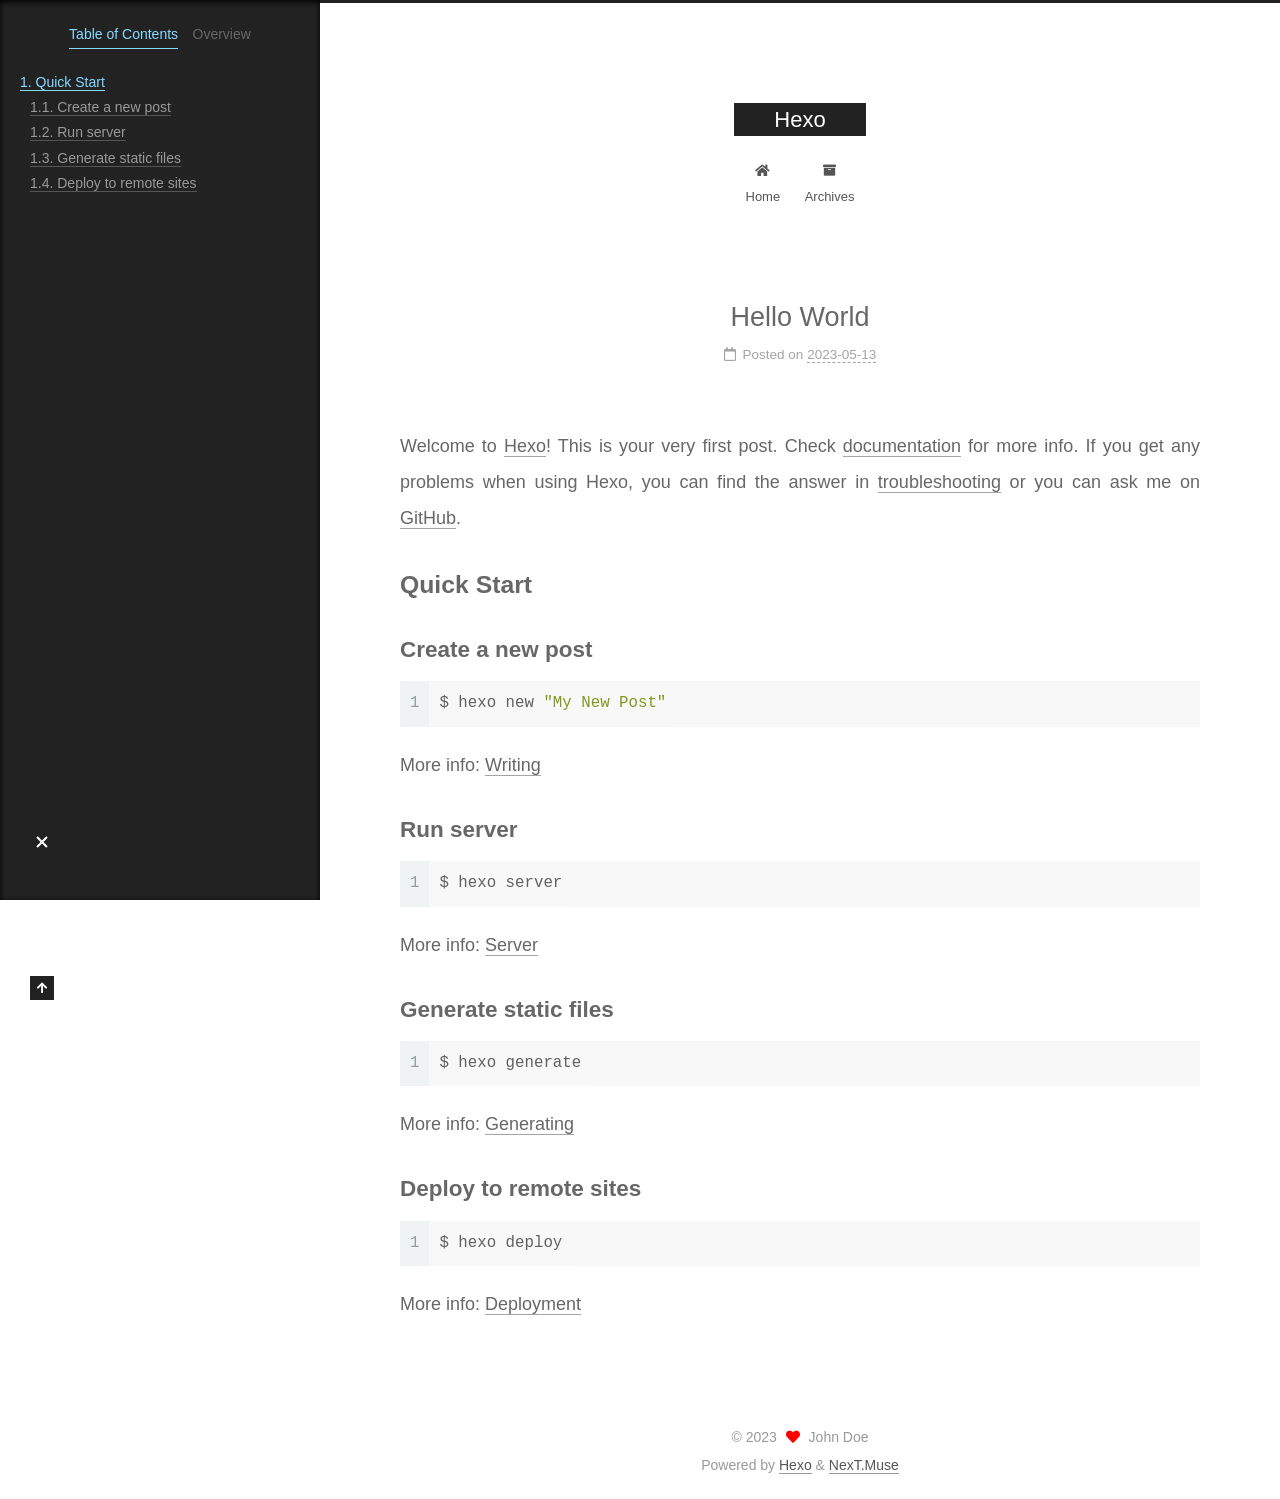
<file: 2023/05/13/hello-world/index.html>
<!DOCTYPE html>
<html lang="en">
<head>
  <meta charset="UTF-8">
<meta name="viewport" content="width=device-width, initial-scale=1, maximum-scale=2">
<meta name="theme-color" content="#222">
<meta name="generator" content="Hexo 6.3.0">
  <link rel="apple-touch-icon" sizes="180x180" href="/images/apple-touch-icon-next.png">
  <link rel="icon" type="image/png" sizes="32x32" href="/images/favicon-32x32-next.png">
  <link rel="icon" type="image/png" sizes="16x16" href="/images/favicon-16x16-next.png">
  <link rel="mask-icon" href="/images/logo.svg" color="#222">

<link rel="stylesheet" href="/css/main.css">


<link rel="stylesheet" href="/lib/font-awesome/css/all.min.css">

<script id="hexo-configurations">
    var NexT = window.NexT || {};
    var CONFIG = {"hostname":"example.com","root":"/","scheme":"Muse","version":"7.8.0","exturl":false,"sidebar":{"position":"left","display":"post","padding":18,"offset":12,"onmobile":false},"copycode":{"enable":false,"show_result":false,"style":null},"back2top":{"enable":true,"sidebar":false,"scrollpercent":false},"bookmark":{"enable":false,"color":"#222","save":"auto"},"fancybox":false,"mediumzoom":false,"lazyload":false,"pangu":false,"comments":{"style":"tabs","active":null,"storage":true,"lazyload":false,"nav":null},"algolia":{"hits":{"per_page":10},"labels":{"input_placeholder":"Search for Posts","hits_empty":"We didn't find any results for the search: ${query}","hits_stats":"${hits} results found in ${time} ms"}},"localsearch":{"enable":false,"trigger":"auto","top_n_per_article":1,"unescape":false,"preload":false},"motion":{"enable":true,"async":false,"transition":{"post_block":"fadeIn","post_header":"slideDownIn","post_body":"slideDownIn","coll_header":"slideLeftIn","sidebar":"slideUpIn"}}};
  </script>

  <meta name="description" content="Welcome to Hexo! This is your very first post. Check documentation for more info. If you get any problems when using Hexo, you can find the answer in troubleshooting or you can ask me on GitHub. Quick">
<meta property="og:type" content="article">
<meta property="og:title" content="Hello World">
<meta property="og:url" content="http://example.com/2023/05/13/hello-world/index.html">
<meta property="og:site_name" content="Hexo">
<meta property="og:description" content="Welcome to Hexo! This is your very first post. Check documentation for more info. If you get any problems when using Hexo, you can find the answer in troubleshooting or you can ask me on GitHub. Quick">
<meta property="og:locale" content="en_US">
<meta property="article:published_time" content="2023-05-13T10:50:32.780Z">
<meta property="article:modified_time" content="2023-05-13T10:50:32.780Z">
<meta property="article:author" content="John Doe">
<meta name="twitter:card" content="summary">

<link rel="canonical" href="http://example.com/2023/05/13/hello-world/">


<script id="page-configurations">
  // https://hexo.io/docs/variables.html
  CONFIG.page = {
    sidebar: "",
    isHome : false,
    isPost : true,
    lang   : 'en'
  };
</script>

  <title>Hello World | Hexo</title>
  






  <noscript>
  <style>
  .use-motion .brand,
  .use-motion .menu-item,
  .sidebar-inner,
  .use-motion .post-block,
  .use-motion .pagination,
  .use-motion .comments,
  .use-motion .post-header,
  .use-motion .post-body,
  .use-motion .collection-header { opacity: initial; }

  .use-motion .site-title,
  .use-motion .site-subtitle {
    opacity: initial;
    top: initial;
  }

  .use-motion .logo-line-before i { left: initial; }
  .use-motion .logo-line-after i { right: initial; }
  </style>
</noscript>

</head>

<body itemscope itemtype="http://schema.org/WebPage">
  <div class="container use-motion">
    <div class="headband"></div>

    <header class="header" itemscope itemtype="http://schema.org/WPHeader">
      <div class="header-inner"><div class="site-brand-container">
  <div class="site-nav-toggle">
    <div class="toggle" aria-label="Toggle navigation bar">
      <span class="toggle-line toggle-line-first"></span>
      <span class="toggle-line toggle-line-middle"></span>
      <span class="toggle-line toggle-line-last"></span>
    </div>
  </div>

  <div class="site-meta">

    <a href="/" class="brand" rel="start">
      <span class="logo-line-before"><i></i></span>
      <h1 class="site-title">Hexo</h1>
      <span class="logo-line-after"><i></i></span>
    </a>
  </div>

  <div class="site-nav-right">
    <div class="toggle popup-trigger">
    </div>
  </div>
</div>




<nav class="site-nav">
  <ul id="menu" class="main-menu menu">
        <li class="menu-item menu-item-home">

    <a href="/" rel="section"><i class="fa fa-home fa-fw"></i>Home</a>

  </li>
        <li class="menu-item menu-item-archives">

    <a href="/archives/" rel="section"><i class="fa fa-archive fa-fw"></i>Archives</a>

  </li>
  </ul>
</nav>




</div>
    </header>

    
  <div class="back-to-top">
    <i class="fa fa-arrow-up"></i>
    <span>0%</span>
  </div>


    <main class="main">
      <div class="main-inner">
        <div class="content-wrap">
          

          <div class="content post posts-expand">
            

    
  
  
  <article itemscope itemtype="http://schema.org/Article" class="post-block" lang="en">
    <link itemprop="mainEntityOfPage" href="http://example.com/2023/05/13/hello-world/">

    <span hidden itemprop="author" itemscope itemtype="http://schema.org/Person">
      <meta itemprop="image" content="/images/avatar.gif">
      <meta itemprop="name" content="John Doe">
      <meta itemprop="description" content="">
    </span>

    <span hidden itemprop="publisher" itemscope itemtype="http://schema.org/Organization">
      <meta itemprop="name" content="Hexo">
    </span>
      <header class="post-header">
        <h1 class="post-title" itemprop="name headline">
          Hello World
        </h1>

        <div class="post-meta">
            <span class="post-meta-item">
              <span class="post-meta-item-icon">
                <i class="far fa-calendar"></i>
              </span>
              <span class="post-meta-item-text">Posted on</span>

              <time title="Created: 2023-05-13 18:50:32" itemprop="dateCreated datePublished" datetime="2023-05-13T18:50:32+08:00">2023-05-13</time>
            </span>

          

        </div>
      </header>

    
    
    
    <div class="post-body" itemprop="articleBody">

      
        <p>Welcome to <a target="_blank" rel="noopener" href="https://hexo.io/">Hexo</a>! This is your very first post. Check <a target="_blank" rel="noopener" href="https://hexo.io/docs/">documentation</a> for more info. If you get any problems when using Hexo, you can find the answer in <a target="_blank" rel="noopener" href="https://hexo.io/docs/troubleshooting.html">troubleshooting</a> or you can ask me on <a target="_blank" rel="noopener" href="https://github.com/hexojs/hexo/issues">GitHub</a>.</p>
<h2 id="Quick-Start"><a href="#Quick-Start" class="headerlink" title="Quick Start"></a>Quick Start</h2><h3 id="Create-a-new-post"><a href="#Create-a-new-post" class="headerlink" title="Create a new post"></a>Create a new post</h3><figure class="highlight bash"><table><tr><td class="gutter"><pre><span class="line">1</span><br></pre></td><td class="code"><pre><span class="line">$ hexo new <span class="string">&quot;My New Post&quot;</span></span><br></pre></td></tr></table></figure>

<p>More info: <a target="_blank" rel="noopener" href="https://hexo.io/docs/writing.html">Writing</a></p>
<h3 id="Run-server"><a href="#Run-server" class="headerlink" title="Run server"></a>Run server</h3><figure class="highlight bash"><table><tr><td class="gutter"><pre><span class="line">1</span><br></pre></td><td class="code"><pre><span class="line">$ hexo server</span><br></pre></td></tr></table></figure>

<p>More info: <a target="_blank" rel="noopener" href="https://hexo.io/docs/server.html">Server</a></p>
<h3 id="Generate-static-files"><a href="#Generate-static-files" class="headerlink" title="Generate static files"></a>Generate static files</h3><figure class="highlight bash"><table><tr><td class="gutter"><pre><span class="line">1</span><br></pre></td><td class="code"><pre><span class="line">$ hexo generate</span><br></pre></td></tr></table></figure>

<p>More info: <a target="_blank" rel="noopener" href="https://hexo.io/docs/generating.html">Generating</a></p>
<h3 id="Deploy-to-remote-sites"><a href="#Deploy-to-remote-sites" class="headerlink" title="Deploy to remote sites"></a>Deploy to remote sites</h3><figure class="highlight bash"><table><tr><td class="gutter"><pre><span class="line">1</span><br></pre></td><td class="code"><pre><span class="line">$ hexo deploy</span><br></pre></td></tr></table></figure>

<p>More info: <a target="_blank" rel="noopener" href="https://hexo.io/docs/one-command-deployment.html">Deployment</a></p>

    </div>

    
    
    

      <footer class="post-footer">

        


        
      </footer>
    
  </article>
  
  
  



          </div>
          

<script>
  window.addEventListener('tabs:register', () => {
    let { activeClass } = CONFIG.comments;
    if (CONFIG.comments.storage) {
      activeClass = localStorage.getItem('comments_active') || activeClass;
    }
    if (activeClass) {
      let activeTab = document.querySelector(`a[href="#comment-${activeClass}"]`);
      if (activeTab) {
        activeTab.click();
      }
    }
  });
  if (CONFIG.comments.storage) {
    window.addEventListener('tabs:click', event => {
      if (!event.target.matches('.tabs-comment .tab-content .tab-pane')) return;
      let commentClass = event.target.classList[1];
      localStorage.setItem('comments_active', commentClass);
    });
  }
</script>

        </div>
          
  
  <div class="toggle sidebar-toggle">
    <span class="toggle-line toggle-line-first"></span>
    <span class="toggle-line toggle-line-middle"></span>
    <span class="toggle-line toggle-line-last"></span>
  </div>

  <aside class="sidebar">
    <div class="sidebar-inner">

      <ul class="sidebar-nav motion-element">
        <li class="sidebar-nav-toc">
          Table of Contents
        </li>
        <li class="sidebar-nav-overview">
          Overview
        </li>
      </ul>

      <!--noindex-->
      <div class="post-toc-wrap sidebar-panel">
          <div class="post-toc motion-element"><ol class="nav"><li class="nav-item nav-level-2"><a class="nav-link" href="#Quick-Start"><span class="nav-number">1.</span> <span class="nav-text">Quick Start</span></a><ol class="nav-child"><li class="nav-item nav-level-3"><a class="nav-link" href="#Create-a-new-post"><span class="nav-number">1.1.</span> <span class="nav-text">Create a new post</span></a></li><li class="nav-item nav-level-3"><a class="nav-link" href="#Run-server"><span class="nav-number">1.2.</span> <span class="nav-text">Run server</span></a></li><li class="nav-item nav-level-3"><a class="nav-link" href="#Generate-static-files"><span class="nav-number">1.3.</span> <span class="nav-text">Generate static files</span></a></li><li class="nav-item nav-level-3"><a class="nav-link" href="#Deploy-to-remote-sites"><span class="nav-number">1.4.</span> <span class="nav-text">Deploy to remote sites</span></a></li></ol></li></ol></div>
      </div>
      <!--/noindex-->

      <div class="site-overview-wrap sidebar-panel">
        <div class="site-author motion-element" itemprop="author" itemscope itemtype="http://schema.org/Person">
  <p class="site-author-name" itemprop="name">John Doe</p>
  <div class="site-description" itemprop="description"></div>
</div>
<div class="site-state-wrap motion-element">
  <nav class="site-state">
      <div class="site-state-item site-state-posts">
          <a href="/archives/">
        
          <span class="site-state-item-count">1</span>
          <span class="site-state-item-name">posts</span>
        </a>
      </div>
  </nav>
</div>



      </div>

    </div>
  </aside>
  <div id="sidebar-dimmer"></div>


      </div>
    </main>

    <footer class="footer">
      <div class="footer-inner">
        

        

<div class="copyright">
  
  &copy; 
  <span itemprop="copyrightYear">2023</span>
  <span class="with-love">
    <i class="fa fa-heart"></i>
  </span>
  <span class="author" itemprop="copyrightHolder">John Doe</span>
</div>
  <div class="powered-by">Powered by <a href="https://hexo.io/" class="theme-link" rel="noopener" target="_blank">Hexo</a> & <a href="https://muse.theme-next.org/" class="theme-link" rel="noopener" target="_blank">NexT.Muse</a>
  </div>

        








      </div>
    </footer>
  </div>

  
  <script src="/lib/anime.min.js"></script>
  <script src="/lib/velocity/velocity.min.js"></script>
  <script src="/lib/velocity/velocity.ui.min.js"></script>

<script src="/js/utils.js"></script>

<script src="/js/motion.js"></script>


<script src="/js/schemes/muse.js"></script>


<script src="/js/next-boot.js"></script>




  















  

  

</body>
</html>
</file>
<file: css/main.css>
:root {
  --body-bg-color: #fff;
  --content-bg-color: #fff;
  --card-bg-color: #f5f5f5;
  --text-color: #555;
  --blockquote-color: #666;
  --link-color: #555;
  --link-hover-color: #222;
  --brand-color: #fff;
  --brand-hover-color: #fff;
  --table-row-odd-bg-color: #f9f9f9;
  --table-row-hover-bg-color: #f5f5f5;
  --menu-item-bg-color: #f5f5f5;
  --btn-default-bg: #222;
  --btn-default-color: #fff;
  --btn-default-border-color: #222;
  --btn-default-hover-bg: #fff;
  --btn-default-hover-color: #222;
  --btn-default-hover-border-color: #222;
}
html {
  line-height: 1.15; /* 1 */
  -webkit-text-size-adjust: 100%; /* 2 */
}
body {
  margin: 0;
}
main {
  display: block;
}
h1 {
  font-size: 2em;
  margin: 0.67em 0;
}
hr {
  box-sizing: content-box; /* 1 */
  height: 0; /* 1 */
  overflow: visible; /* 2 */
}
pre {
  font-family: monospace, monospace; /* 1 */
  font-size: 1em; /* 2 */
}
a {
  background: transparent;
}
abbr[title] {
  border-bottom: none; /* 1 */
  text-decoration: underline; /* 2 */
  text-decoration: underline dotted; /* 2 */
}
b,
strong {
  font-weight: bolder;
}
code,
kbd,
samp {
  font-family: monospace, monospace; /* 1 */
  font-size: 1em; /* 2 */
}
small {
  font-size: 80%;
}
sub,
sup {
  font-size: 75%;
  line-height: 0;
  position: relative;
  vertical-align: baseline;
}
sub {
  bottom: -0.25em;
}
sup {
  top: -0.5em;
}
img {
  border-style: none;
}
button,
input,
optgroup,
select,
textarea {
  font-family: inherit; /* 1 */
  font-size: 100%; /* 1 */
  line-height: 1.15; /* 1 */
  margin: 0; /* 2 */
}
button,
input {
/* 1 */
  overflow: visible;
}
button,
select {
/* 1 */
  text-transform: none;
}
button,
[type='button'],
[type='reset'],
[type='submit'] {
  -webkit-appearance: button;
}
button::-moz-focus-inner,
[type='button']::-moz-focus-inner,
[type='reset']::-moz-focus-inner,
[type='submit']::-moz-focus-inner {
  border-style: none;
  padding: 0;
}
button:-moz-focusring,
[type='button']:-moz-focusring,
[type='reset']:-moz-focusring,
[type='submit']:-moz-focusring {
  outline: 1px dotted ButtonText;
}
fieldset {
  padding: 0.35em 0.75em 0.625em;
}
legend {
  box-sizing: border-box; /* 1 */
  color: inherit; /* 2 */
  display: table; /* 1 */
  max-width: 100%; /* 1 */
  padding: 0; /* 3 */
  white-space: normal; /* 1 */
}
progress {
  vertical-align: baseline;
}
textarea {
  overflow: auto;
}
[type='checkbox'],
[type='radio'] {
  box-sizing: border-box; /* 1 */
  padding: 0; /* 2 */
}
[type='number']::-webkit-inner-spin-button,
[type='number']::-webkit-outer-spin-button {
  height: auto;
}
[type='search'] {
  outline-offset: -2px; /* 2 */
  -webkit-appearance: textfield; /* 1 */
}
[type='search']::-webkit-search-decoration {
  -webkit-appearance: none;
}
::-webkit-file-upload-button {
  font: inherit; /* 2 */
  -webkit-appearance: button; /* 1 */
}
details {
  display: block;
}
summary {
  display: list-item;
}
template {
  display: none;
}
[hidden] {
  display: none;
}
::selection {
  background: #262a30;
  color: #eee;
}
html,
body {
  height: 100%;
}
body {
  background: var(--body-bg-color);
  color: var(--text-color);
  font-family: 'Lato', "PingFang SC", "Microsoft YaHei", sans-serif;
  font-size: 1em;
  line-height: 2;
}
@media (max-width: 991px) {
  body {
    padding-left: 0 !important;
    padding-right: 0 !important;
  }
}
h1,
h2,
h3,
h4,
h5,
h6 {
  font-family: 'Lato', "PingFang SC", "Microsoft YaHei", sans-serif;
  font-weight: bold;
  line-height: 1.5;
  margin: 20px 0 15px;
}
h1 {
  font-size: 1.5em;
}
h2 {
  font-size: 1.375em;
}
h3 {
  font-size: 1.25em;
}
h4 {
  font-size: 1.125em;
}
h5 {
  font-size: 1em;
}
h6 {
  font-size: 0.875em;
}
p {
  margin: 0 0 20px 0;
}
a,
span.exturl {
  border-bottom: 1px solid #999;
  color: var(--link-color);
  outline: 0;
  text-decoration: none;
  overflow-wrap: break-word;
  word-wrap: break-word;
  cursor: pointer;
}
a:hover,
span.exturl:hover {
  border-bottom-color: var(--link-hover-color);
  color: var(--link-hover-color);
}
iframe,
img,
video {
  display: block;
  margin-left: auto;
  margin-right: auto;
  max-width: 100%;
}
hr {
  background-image: repeating-linear-gradient(-45deg, #ddd, #ddd 4px, transparent 4px, transparent 8px);
  border: 0;
  height: 3px;
  margin: 40px 0;
}
blockquote {
  border-left: 4px solid #ddd;
  color: var(--blockquote-color);
  margin: 0;
  padding: 0 15px;
}
blockquote cite::before {
  content: '-';
  padding: 0 5px;
}
dt {
  font-weight: bold;
}
dd {
  margin: 0;
  padding: 0;
}
kbd {
  background-color: #f5f5f5;
  background-image: linear-gradient(#eee, #fff, #eee);
  border: 1px solid #ccc;
  border-radius: 0.2em;
  box-shadow: 0.1em 0.1em 0.2em rgba(0,0,0,0.1);
  color: #555;
  font-family: inherit;
  padding: 0.1em 0.3em;
  white-space: nowrap;
}
.table-container {
  overflow: auto;
}
table {
  border-collapse: collapse;
  border-spacing: 0;
  font-size: 0.875em;
  margin: 0 0 20px 0;
  width: 100%;
}
tbody tr:nth-of-type(odd) {
  background: var(--table-row-odd-bg-color);
}
tbody tr:hover {
  background: var(--table-row-hover-bg-color);
}
caption,
th,
td {
  font-weight: normal;
  padding: 8px;
  vertical-align: middle;
}
th,
td {
  border: 1px solid #ddd;
  border-bottom: 3px solid #ddd;
}
th {
  font-weight: 700;
  padding-bottom: 10px;
}
td {
  border-bottom-width: 1px;
}
.btn {
  background: var(--btn-default-bg);
  border: 2px solid var(--btn-default-border-color);
  border-radius: 0;
  color: var(--btn-default-color);
  display: inline-block;
  font-size: 0.875em;
  line-height: 2;
  padding: 0 20px;
  text-decoration: none;
  transition-property: background-color;
  transition-delay: 0s;
  transition-duration: 0.2s;
  transition-timing-function: ease-in-out;
}
.btn:hover {
  background: var(--btn-default-hover-bg);
  border-color: var(--btn-default-hover-border-color);
  color: var(--btn-default-hover-color);
}
.btn + .btn {
  margin: 0 0 8px 8px;
}
.btn .fa-fw {
  text-align: left;
  width: 1.285714285714286em;
}
.toggle {
  line-height: 0;
}
.toggle .toggle-line {
  background: #fff;
  display: inline-block;
  height: 2px;
  left: 0;
  position: relative;
  top: 0;
  transition: all 0.4s;
  vertical-align: top;
  width: 100%;
}
.toggle .toggle-line:not(:first-child) {
  margin-top: 3px;
}
.toggle.toggle-arrow .toggle-line-first {
  left: 50%;
  top: 2px;
  transform: rotate(45deg);
  width: 50%;
}
.toggle.toggle-arrow .toggle-line-middle {
  left: 2px;
  width: 90%;
}
.toggle.toggle-arrow .toggle-line-last {
  left: 50%;
  top: -2px;
  transform: rotate(-45deg);
  width: 50%;
}
.toggle.toggle-close .toggle-line-first {
  transform: rotate(-45deg);
  top: 5px;
}
.toggle.toggle-close .toggle-line-middle {
  opacity: 0;
}
.toggle.toggle-close .toggle-line-last {
  transform: rotate(45deg);
  top: -5px;
}
.highlight,
pre {
  background: #f7f7f7;
  color: #4d4d4c;
  line-height: 1.6;
  margin: 0 auto 20px;
}
pre,
code {
  font-family: consolas, Menlo, monospace, "PingFang SC", "Microsoft YaHei";
}
code {
  background: #eee;
  border-radius: 3px;
  color: #555;
  padding: 2px 4px;
  overflow-wrap: break-word;
  word-wrap: break-word;
}
.highlight *::selection {
  background: #d6d6d6;
}
.highlight pre {
  border: 0;
  margin: 0;
  padding: 10px 0;
}
.highlight table {
  border: 0;
  margin: 0;
  width: auto;
}
.highlight td {
  border: 0;
  padding: 0;
}
.highlight figcaption {
  background: #eff2f3;
  color: #4d4d4c;
  display: flex;
  font-size: 0.875em;
  justify-content: space-between;
  line-height: 1.2;
  padding: 0.5em;
}
.highlight figcaption a {
  color: #4d4d4c;
}
.highlight figcaption a:hover {
  border-bottom-color: #4d4d4c;
}
.highlight .gutter {
  -moz-user-select: none;
  -ms-user-select: none;
  -webkit-user-select: none;
  user-select: none;
}
.highlight .gutter pre {
  background: #eff2f3;
  color: #869194;
  padding-left: 10px;
  padding-right: 10px;
  text-align: right;
}
.highlight .code pre {
  background: #f7f7f7;
  padding-left: 10px;
  width: 100%;
}
.gist table {
  width: auto;
}
.gist table td {
  border: 0;
}
pre {
  overflow: auto;
  padding: 10px;
}
pre code {
  background: none;
  color: #4d4d4c;
  font-size: 0.875em;
  padding: 0;
  text-shadow: none;
}
pre .deletion {
  background: #fdd;
}
pre .addition {
  background: #dfd;
}
pre .meta {
  color: #eab700;
  -moz-user-select: none;
  -ms-user-select: none;
  -webkit-user-select: none;
  user-select: none;
}
pre .comment {
  color: #8e908c;
}
pre .variable,
pre .attribute,
pre .tag,
pre .name,
pre .regexp,
pre .ruby .constant,
pre .xml .tag .title,
pre .xml .pi,
pre .xml .doctype,
pre .html .doctype,
pre .css .id,
pre .css .class,
pre .css .pseudo {
  color: #c82829;
}
pre .number,
pre .preprocessor,
pre .built_in,
pre .builtin-name,
pre .literal,
pre .params,
pre .constant,
pre .command {
  color: #f5871f;
}
pre .ruby .class .title,
pre .css .rules .attribute,
pre .string,
pre .symbol,
pre .value,
pre .inheritance,
pre .header,
pre .ruby .symbol,
pre .xml .cdata,
pre .special,
pre .formula {
  color: #718c00;
}
pre .title,
pre .css .hexcolor {
  color: #3e999f;
}
pre .function,
pre .python .decorator,
pre .python .title,
pre .ruby .function .title,
pre .ruby .title .keyword,
pre .perl .sub,
pre .javascript .title,
pre .coffeescript .title {
  color: #4271ae;
}
pre .keyword,
pre .javascript .function {
  color: #8959a8;
}
.blockquote-center {
  border-left: none;
  margin: 40px 0;
  padding: 0;
  position: relative;
  text-align: center;
}
.blockquote-center .fa {
  display: block;
  opacity: 0.6;
  position: absolute;
  width: 100%;
}
.blockquote-center .fa-quote-left {
  border-top: 1px solid #ccc;
  text-align: left;
  top: -20px;
}
.blockquote-center .fa-quote-right {
  border-bottom: 1px solid #ccc;
  text-align: right;
  bottom: -20px;
}
.blockquote-center p,
.blockquote-center div {
  text-align: center;
}
.post-body .group-picture img {
  margin: 0 auto;
  padding: 0 3px;
}
.group-picture-row {
  margin-bottom: 6px;
  overflow: hidden;
}
.group-picture-column {
  float: left;
  margin-bottom: 10px;
}
.post-body .label {
  color: #555;
  display: inline;
  padding: 0 2px;
}
.post-body .label.default {
  background: #f0f0f0;
}
.post-body .label.primary {
  background: #efe6f7;
}
.post-body .label.info {
  background: #e5f2f8;
}
.post-body .label.success {
  background: #e7f4e9;
}
.post-body .label.warning {
  background: #fcf6e1;
}
.post-body .label.danger {
  background: #fae8eb;
}
.post-body .tabs {
  margin-bottom: 20px;
}
.post-body .tabs,
.tabs-comment {
  display: block;
  padding-top: 10px;
  position: relative;
}
.post-body .tabs ul.nav-tabs,
.tabs-comment ul.nav-tabs {
  display: flex;
  flex-wrap: wrap;
  margin: 0;
  margin-bottom: -1px;
  padding: 0;
}
@media (max-width: 413px) {
  .post-body .tabs ul.nav-tabs,
  .tabs-comment ul.nav-tabs {
    display: block;
    margin-bottom: 5px;
  }
}
.post-body .tabs ul.nav-tabs li.tab,
.tabs-comment ul.nav-tabs li.tab {
  border-bottom: 1px solid #ddd;
  border-left: 1px solid transparent;
  border-right: 1px solid transparent;
  border-top: 3px solid transparent;
  flex-grow: 1;
  list-style-type: none;
  border-radius: 0 0 0 0;
}
@media (max-width: 413px) {
  .post-body .tabs ul.nav-tabs li.tab,
  .tabs-comment ul.nav-tabs li.tab {
    border-bottom: 1px solid transparent;
    border-left: 3px solid transparent;
    border-right: 1px solid transparent;
    border-top: 1px solid transparent;
  }
}
@media (max-width: 413px) {
  .post-body .tabs ul.nav-tabs li.tab,
  .tabs-comment ul.nav-tabs li.tab {
    border-radius: 0;
  }
}
.post-body .tabs ul.nav-tabs li.tab a,
.tabs-comment ul.nav-tabs li.tab a {
  border-bottom: initial;
  display: block;
  line-height: 1.8;
  outline: 0;
  padding: 0.25em 0.75em;
  text-align: center;
  transition-delay: 0s;
  transition-duration: 0.2s;
  transition-timing-function: ease-out;
}
.post-body .tabs ul.nav-tabs li.tab a i,
.tabs-comment ul.nav-tabs li.tab a i {
  width: 1.285714285714286em;
}
.post-body .tabs ul.nav-tabs li.tab.active,
.tabs-comment ul.nav-tabs li.tab.active {
  border-bottom: 1px solid transparent;
  border-left: 1px solid #ddd;
  border-right: 1px solid #ddd;
  border-top: 3px solid #fc6423;
}
@media (max-width: 413px) {
  .post-body .tabs ul.nav-tabs li.tab.active,
  .tabs-comment ul.nav-tabs li.tab.active {
    border-bottom: 1px solid #ddd;
    border-left: 3px solid #fc6423;
    border-right: 1px solid #ddd;
    border-top: 1px solid #ddd;
  }
}
.post-body .tabs ul.nav-tabs li.tab.active a,
.tabs-comment ul.nav-tabs li.tab.active a {
  color: var(--link-color);
  cursor: default;
}
.post-body .tabs .tab-content .tab-pane,
.tabs-comment .tab-content .tab-pane {
  border: 1px solid #ddd;
  border-top: 0;
  padding: 20px 20px 0 20px;
  border-radius: 0;
}
.post-body .tabs .tab-content .tab-pane:not(.active),
.tabs-comment .tab-content .tab-pane:not(.active) {
  display: none;
}
.post-body .tabs .tab-content .tab-pane.active,
.tabs-comment .tab-content .tab-pane.active {
  display: block;
}
.post-body .tabs .tab-content .tab-pane.active:nth-of-type(1),
.tabs-comment .tab-content .tab-pane.active:nth-of-type(1) {
  border-radius: 0 0 0 0;
}
@media (max-width: 413px) {
  .post-body .tabs .tab-content .tab-pane.active:nth-of-type(1),
  .tabs-comment .tab-content .tab-pane.active:nth-of-type(1) {
    border-radius: 0;
  }
}
.post-body .note {
  border-radius: 3px;
  margin-bottom: 20px;
  padding: 1em;
  position: relative;
  border: 1px solid #eee;
  border-left-width: 5px;
}
.post-body .note h2,
.post-body .note h3,
.post-body .note h4,
.post-body .note h5,
.post-body .note h6 {
  margin-top: 0;
  border-bottom: initial;
  margin-bottom: 0;
  padding-top: 0;
}
.post-body .note p:first-child,
.post-body .note ul:first-child,
.post-body .note ol:first-child,
.post-body .note table:first-child,
.post-body .note pre:first-child,
.post-body .note blockquote:first-child,
.post-body .note img:first-child {
  margin-top: 0;
}
.post-body .note p:last-child,
.post-body .note ul:last-child,
.post-body .note ol:last-child,
.post-body .note table:last-child,
.post-body .note pre:last-child,
.post-body .note blockquote:last-child,
.post-body .note img:last-child {
  margin-bottom: 0;
}
.post-body .note.default {
  border-left-color: #777;
}
.post-body .note.default h2,
.post-body .note.default h3,
.post-body .note.default h4,
.post-body .note.default h5,
.post-body .note.default h6 {
  color: #777;
}
.post-body .note.primary {
  border-left-color: #6f42c1;
}
.post-body .note.primary h2,
.post-body .note.primary h3,
.post-body .note.primary h4,
.post-body .note.primary h5,
.post-body .note.primary h6 {
  color: #6f42c1;
}
.post-body .note.info {
  border-left-color: #428bca;
}
.post-body .note.info h2,
.post-body .note.info h3,
.post-body .note.info h4,
.post-body .note.info h5,
.post-body .note.info h6 {
  color: #428bca;
}
.post-body .note.success {
  border-left-color: #5cb85c;
}
.post-body .note.success h2,
.post-body .note.success h3,
.post-body .note.success h4,
.post-body .note.success h5,
.post-body .note.success h6 {
  color: #5cb85c;
}
.post-body .note.warning {
  border-left-color: #f0ad4e;
}
.post-body .note.warning h2,
.post-body .note.warning h3,
.post-body .note.warning h4,
.post-body .note.warning h5,
.post-body .note.warning h6 {
  color: #f0ad4e;
}
.post-body .note.danger {
  border-left-color: #d9534f;
}
.post-body .note.danger h2,
.post-body .note.danger h3,
.post-body .note.danger h4,
.post-body .note.danger h5,
.post-body .note.danger h6 {
  color: #d9534f;
}
.pagination .prev,
.pagination .next,
.pagination .page-number,
.pagination .space {
  display: inline-block;
  margin: 0 10px;
  padding: 0 11px;
  position: relative;
  top: -1px;
}
@media (max-width: 767px) {
  .pagination .prev,
  .pagination .next,
  .pagination .page-number,
  .pagination .space {
    margin: 0 5px;
  }
}
.pagination {
  border-top: 1px solid #eee;
  margin: 120px 0 0;
  text-align: center;
}
.pagination .prev,
.pagination .next,
.pagination .page-number {
  border-bottom: 0;
  border-top: 1px solid #eee;
  transition-property: border-color;
  transition-delay: 0s;
  transition-duration: 0.2s;
  transition-timing-function: ease-in-out;
}
.pagination .prev:hover,
.pagination .next:hover,
.pagination .page-number:hover {
  border-top-color: #222;
}
.pagination .space {
  margin: 0;
  padding: 0;
}
.pagination .prev {
  margin-left: 0;
}
.pagination .next {
  margin-right: 0;
}
.pagination .page-number.current {
  background: #ccc;
  border-top-color: #ccc;
  color: #fff;
}
@media (max-width: 767px) {
  .pagination {
    border-top: none;
  }
  .pagination .prev,
  .pagination .next,
  .pagination .page-number {
    border-bottom: 1px solid #eee;
    border-top: 0;
    margin-bottom: 10px;
    padding: 0 10px;
  }
  .pagination .prev:hover,
  .pagination .next:hover,
  .pagination .page-number:hover {
    border-bottom-color: #222;
  }
}
.comments {
  margin-top: 60px;
  overflow: hidden;
}
.comment-button-group {
  display: flex;
  flex-wrap: wrap-reverse;
  justify-content: center;
  margin: 1em 0;
}
.comment-button-group .comment-button {
  margin: 0.1em 0.2em;
}
.comment-button-group .comment-button.active {
  background: var(--btn-default-hover-bg);
  border-color: var(--btn-default-hover-border-color);
  color: var(--btn-default-hover-color);
}
.comment-position {
  display: none;
}
.comment-position.active {
  display: block;
}
.tabs-comment {
  background: var(--content-bg-color);
  margin-top: 4em;
  padding-top: 0;
}
.tabs-comment .comments {
  border: 0;
  box-shadow: none;
  margin-top: 0;
  padding-top: 0;
}
.container {
  min-height: 100%;
  position: relative;
}
.main-inner {
  margin: 0 auto;
  width: 700px;
}
@media (min-width: 1200px) {
  .main-inner {
    width: 800px;
  }
}
@media (min-width: 1600px) {
  .main-inner {
    width: 900px;
  }
}
@media (max-width: 767px) {
  .content-wrap {
    padding: 0 20px;
  }
}
.header {
  background: transparent;
}
.header-inner {
  margin: 0 auto;
  width: 700px;
}
@media (min-width: 1200px) {
  .header-inner {
    width: 800px;
  }
}
@media (min-width: 1600px) {
  .header-inner {
    width: 900px;
  }
}
.site-brand-container {
  display: flex;
  flex-shrink: 0;
  padding: 0 10px;
}
.headband {
  background: #222;
  height: 3px;
}
.site-meta {
  flex-grow: 1;
  text-align: center;
}
@media (max-width: 767px) {
  .site-meta {
    text-align: center;
  }
}
.brand {
  border-bottom: none;
  color: var(--brand-color);
  display: inline-block;
  line-height: 1.375em;
  padding: 0 40px;
  position: relative;
}
.brand:hover {
  color: var(--brand-hover-color);
}
.site-title {
  font-family: 'Lato', "PingFang SC", "Microsoft YaHei", sans-serif;
  font-size: 1.375em;
  font-weight: normal;
  margin: 0;
}
.site-subtitle {
  color: #999;
  font-size: 0.8125em;
  margin: 10px 0;
}
.use-motion .brand {
  opacity: 0;
}
.use-motion .site-title,
.use-motion .site-subtitle,
.use-motion .custom-logo-image {
  opacity: 0;
  position: relative;
  top: -10px;
}
.site-nav-toggle,
.site-nav-right {
  display: none;
}
@media (max-width: 767px) {
  .site-nav-toggle,
  .site-nav-right {
    display: flex;
    flex-direction: column;
    justify-content: center;
  }
}
.site-nav-toggle .toggle,
.site-nav-right .toggle {
  color: var(--text-color);
  padding: 10px;
  width: 22px;
}
.site-nav-toggle .toggle .toggle-line,
.site-nav-right .toggle .toggle-line {
  background: var(--text-color);
  border-radius: 1px;
}
.site-nav {
  display: block;
}
@media (max-width: 767px) {
  .site-nav {
    clear: both;
    display: none;
  }
}
.site-nav.site-nav-on {
  display: block;
}
.menu {
  margin-top: 20px;
  padding-left: 0;
  text-align: center;
}
.menu-item {
  display: inline-block;
  list-style: none;
  margin: 0 10px;
}
@media (max-width: 767px) {
  .menu-item {
    display: block;
    margin-top: 10px;
  }
  .menu-item.menu-item-search {
    display: none;
  }
}
.menu-item a,
.menu-item span.exturl {
  border-bottom: 0;
  display: block;
  font-size: 0.8125em;
  transition-property: border-color;
  transition-delay: 0s;
  transition-duration: 0.2s;
  transition-timing-function: ease-in-out;
}
@media (hover: none) {
  .menu-item a:hover,
  .menu-item span.exturl:hover {
    border-bottom-color: transparent !important;
  }
}
.menu-item .fa,
.menu-item .fab,
.menu-item .far,
.menu-item .fas {
  margin-right: 8px;
}
.menu-item .badge {
  display: inline-block;
  font-weight: bold;
  line-height: 1;
  margin-left: 0.35em;
  margin-top: 0.35em;
  text-align: center;
  white-space: nowrap;
}
@media (max-width: 767px) {
  .menu-item .badge {
    float: right;
    margin-left: 0;
  }
}
.menu-item-active a,
.menu .menu-item a:hover,
.menu .menu-item span.exturl:hover {
  background: var(--menu-item-bg-color);
}
.use-motion .menu-item {
  opacity: 0;
}
.sidebar {
  background: #222;
  bottom: 0;
  box-shadow: inset 0 2px 6px #000;
  position: fixed;
  top: 0;
}
@media (max-width: 991px) {
  .sidebar {
    display: none;
  }
}
.sidebar-inner {
  color: #999;
  padding: 18px 10px;
  text-align: center;
}
.cc-license {
  margin-top: 10px;
  text-align: center;
}
.cc-license .cc-opacity {
  border-bottom: none;
  opacity: 0.7;
}
.cc-license .cc-opacity:hover {
  opacity: 0.9;
}
.cc-license img {
  display: inline-block;
}
.site-author-image {
  border: 2px solid #333;
  display: block;
  margin: 0 auto;
  max-width: 96px;
  padding: 2px;
}
.site-author-name {
  color: #f5f5f5;
  font-weight: normal;
  margin: 5px 0 0;
  text-align: center;
}
.site-description {
  color: #999;
  font-size: 1em;
  margin-top: 5px;
  text-align: center;
}
.links-of-author {
  margin-top: 15px;
}
.links-of-author a,
.links-of-author span.exturl {
  border-bottom-color: #555;
  display: inline-block;
  font-size: 0.8125em;
  margin-bottom: 10px;
  margin-right: 10px;
  vertical-align: middle;
}
.links-of-author a::before,
.links-of-author span.exturl::before {
  background: #1aff00;
  border-radius: 50%;
  content: ' ';
  display: inline-block;
  height: 4px;
  margin-right: 3px;
  vertical-align: middle;
  width: 4px;
}
.sidebar-button {
  margin-top: 15px;
}
.sidebar-button a {
  border: 1px solid #fc6423;
  border-radius: 4px;
  color: #fc6423;
  display: inline-block;
  padding: 0 15px;
}
.sidebar-button a .fa,
.sidebar-button a .fab,
.sidebar-button a .far,
.sidebar-button a .fas {
  margin-right: 5px;
}
.sidebar-button a:hover {
  background: #fc6423;
  border: 1px solid #fc6423;
  color: #fff;
}
.sidebar-button a:hover .fa,
.sidebar-button a:hover .fab,
.sidebar-button a:hover .far,
.sidebar-button a:hover .fas {
  color: #fff;
}
.links-of-blogroll {
  font-size: 0.8125em;
  margin-top: 10px;
}
.links-of-blogroll-title {
  font-size: 0.875em;
  font-weight: 600;
  margin-top: 0;
}
.links-of-blogroll-list {
  list-style: none;
  margin: 0;
  padding: 0;
}
#sidebar-dimmer {
  display: none;
}
@media (max-width: 767px) {
  #sidebar-dimmer {
    background: #000;
    display: block;
    height: 100%;
    left: 100%;
    opacity: 0;
    position: fixed;
    top: 0;
    width: 100%;
    z-index: 1100;
  }
  .sidebar-active + #sidebar-dimmer {
    opacity: 0.7;
    transform: translateX(-100%);
    transition: opacity 0.5s;
  }
}
.sidebar-nav {
  margin: 0;
  padding-bottom: 20px;
  padding-left: 0;
}
.sidebar-nav li {
  border-bottom: 1px solid transparent;
  color: #666;
  cursor: pointer;
  display: inline-block;
  font-size: 0.875em;
}
.sidebar-nav li.sidebar-nav-overview {
  margin-left: 10px;
}
.sidebar-nav li:hover {
  color: #f5f5f5;
}
.sidebar-nav .sidebar-nav-active {
  border-bottom-color: #87daff;
  color: #87daff;
}
.sidebar-nav .sidebar-nav-active:hover {
  color: #87daff;
}
.sidebar-panel {
  display: none;
  overflow-x: hidden;
  overflow-y: auto;
}
.sidebar-panel-active {
  display: block;
}
.sidebar-toggle {
  background: #222;
  bottom: 45px;
  cursor: pointer;
  height: 14px;
  left: 30px;
  padding: 5px;
  position: fixed;
  width: 14px;
  z-index: 1300;
}
@media (max-width: 991px) {
  .sidebar-toggle {
    left: 20px;
    opacity: 0.8;
    display: none;
  }
}
.sidebar-toggle:hover .toggle-line {
  background: #87daff;
}
.post-toc {
  font-size: 0.875em;
}
.post-toc ol {
  list-style: none;
  margin: 0;
  padding: 0 2px 5px 10px;
  text-align: left;
}
.post-toc ol > ol {
  padding-left: 0;
}
.post-toc ol a {
  transition-property: all;
  transition-delay: 0s;
  transition-duration: 0.2s;
  transition-timing-function: ease-in-out;
}
.post-toc .nav-item {
  line-height: 1.8;
  overflow: hidden;
  text-overflow: ellipsis;
  white-space: nowrap;
}
.post-toc .nav .nav-child {
  display: none;
}
.post-toc .nav .active > .nav-child {
  display: block;
}
.post-toc .nav .active-current > .nav-child {
  display: block;
}
.post-toc .nav .active-current > .nav-child > .nav-item {
  display: block;
}
.post-toc .nav .active > a {
  border-bottom-color: #87daff;
  color: #87daff;
}
.post-toc .nav .active-current > a {
  color: #87daff;
}
.post-toc .nav .active-current > a:hover {
  color: #87daff;
}
.site-state {
  display: flex;
  justify-content: center;
  line-height: 1.4;
  margin-top: 10px;
  overflow: hidden;
  text-align: center;
  white-space: nowrap;
}
.site-state-item {
  padding: 0 15px;
}
.site-state-item:not(:first-child) {
  border-left: 1px solid #333;
}
.site-state-item a {
  border-bottom: none;
}
.site-state-item-count {
  display: block;
  font-size: 1.25em;
  font-weight: 600;
  text-align: center;
}
.site-state-item-name {
  color: inherit;
  font-size: 0.875em;
}
.footer {
  color: #999;
  font-size: 0.875em;
  padding: 20px 0;
}
.footer.footer-fixed {
  bottom: 0;
  left: 0;
  position: absolute;
  right: 0;
}
.footer-inner {
  box-sizing: border-box;
  margin: 0 auto;
  text-align: center;
  width: 700px;
}
@media (min-width: 1200px) {
  .footer-inner {
    width: 800px;
  }
}
@media (min-width: 1600px) {
  .footer-inner {
    width: 900px;
  }
}
.languages {
  display: inline-block;
  font-size: 1.125em;
  position: relative;
}
.languages .lang-select-label span {
  margin: 0 0.5em;
}
.languages .lang-select {
  height: 100%;
  left: 0;
  opacity: 0;
  position: absolute;
  top: 0;
  width: 100%;
}
.with-love {
  color: #ff0000;
  display: inline-block;
  margin: 0 5px;
}
.powered-by,
.theme-info {
  display: inline-block;
}
@-moz-keyframes iconAnimate {
  0%, 100% {
    transform: scale(1);
  }
  10%, 30% {
    transform: scale(0.9);
  }
  20%, 40%, 60%, 80% {
    transform: scale(1.1);
  }
  50%, 70% {
    transform: scale(1.1);
  }
}
@-webkit-keyframes iconAnimate {
  0%, 100% {
    transform: scale(1);
  }
  10%, 30% {
    transform: scale(0.9);
  }
  20%, 40%, 60%, 80% {
    transform: scale(1.1);
  }
  50%, 70% {
    transform: scale(1.1);
  }
}
@-o-keyframes iconAnimate {
  0%, 100% {
    transform: scale(1);
  }
  10%, 30% {
    transform: scale(0.9);
  }
  20%, 40%, 60%, 80% {
    transform: scale(1.1);
  }
  50%, 70% {
    transform: scale(1.1);
  }
}
@keyframes iconAnimate {
  0%, 100% {
    transform: scale(1);
  }
  10%, 30% {
    transform: scale(0.9);
  }
  20%, 40%, 60%, 80% {
    transform: scale(1.1);
  }
  50%, 70% {
    transform: scale(1.1);
  }
}
.back-to-top {
  font-size: 12px;
  text-align: center;
  transition-delay: 0s;
  transition-duration: 0.2s;
  transition-timing-function: ease-in-out;
}
.back-to-top {
  background: #222;
  bottom: -100px;
  box-sizing: border-box;
  color: #fff;
  cursor: pointer;
  left: 30px;
  opacity: 1;
  padding: 0 6px;
  position: fixed;
  transition-property: bottom;
  z-index: 1300;
  width: 24px;
}
.back-to-top span {
  display: none;
}
.back-to-top:hover {
  color: #87daff;
}
.back-to-top.back-to-top-on {
  bottom: 19px;
}
@media (max-width: 991px) {
  .back-to-top {
    left: 20px;
    opacity: 0.8;
  }
}
.post-body {
  font-family: 'Lato', "PingFang SC", "Microsoft YaHei", sans-serif;
  overflow-wrap: break-word;
  word-wrap: break-word;
}
@media (min-width: 1200px) {
  .post-body {
    font-size: 1.125em;
  }
}
.post-body .exturl .fa {
  font-size: 0.875em;
  margin-left: 4px;
}
.post-body .image-caption,
.post-body .figure .caption {
  color: #999;
  font-size: 0.875em;
  font-weight: bold;
  line-height: 1;
  margin: -20px auto 15px;
  text-align: center;
}
.post-sticky-flag {
  display: inline-block;
  transform: rotate(30deg);
}
.post-button {
  margin-top: 40px;
  text-align: center;
}
.use-motion .post-block,
.use-motion .pagination,
.use-motion .comments {
  opacity: 0;
}
.use-motion .post-header {
  opacity: 0;
}
.use-motion .post-body {
  opacity: 0;
}
.use-motion .collection-header {
  opacity: 0;
}
.posts-collapse {
  margin-left: 35px;
  position: relative;
}
@media (max-width: 767px) {
  .posts-collapse {
    margin-left: 0px;
    margin-right: 0px;
  }
}
.posts-collapse .collection-title {
  font-size: 1.125em;
  position: relative;
}
.posts-collapse .collection-title::before {
  background: #999;
  border: 1px solid #fff;
  border-radius: 50%;
  content: ' ';
  height: 10px;
  left: 0;
  margin-left: -6px;
  margin-top: -4px;
  position: absolute;
  top: 50%;
  width: 10px;
}
.posts-collapse .collection-year {
  font-size: 1.5em;
  font-weight: bold;
  margin: 60px 0;
  position: relative;
}
.posts-collapse .collection-year::before {
  background: #bbb;
  border-radius: 50%;
  content: ' ';
  height: 8px;
  left: 0;
  margin-left: -4px;
  margin-top: -4px;
  position: absolute;
  top: 50%;
  width: 8px;
}
.posts-collapse .collection-header {
  display: block;
  margin: 0 0 0 20px;
}
.posts-collapse .collection-header small {
  color: #bbb;
  margin-left: 5px;
}
.posts-collapse .post-header {
  border-bottom: 1px dashed #ccc;
  margin: 30px 0;
  padding-left: 15px;
  position: relative;
  transition-property: border;
  transition-delay: 0s;
  transition-duration: 0.2s;
  transition-timing-function: ease-in-out;
}
.posts-collapse .post-header::before {
  background: #bbb;
  border: 1px solid #fff;
  border-radius: 50%;
  content: ' ';
  height: 6px;
  left: 0;
  margin-left: -4px;
  position: absolute;
  top: 0.75em;
  transition-property: background;
  width: 6px;
  transition-delay: 0s;
  transition-duration: 0.2s;
  transition-timing-function: ease-in-out;
}
.posts-collapse .post-header:hover {
  border-bottom-color: #666;
}
.posts-collapse .post-header:hover::before {
  background: #222;
}
.posts-collapse .post-meta {
  display: inline;
  font-size: 0.75em;
  margin-right: 10px;
}
.posts-collapse .post-title {
  display: inline;
}
.posts-collapse .post-title a,
.posts-collapse .post-title span.exturl {
  border-bottom: none;
  color: var(--link-color);
}
.posts-collapse .post-title .fa-external-link-alt {
  font-size: 0.875em;
  margin-left: 5px;
}
.posts-collapse::before {
  background: #f5f5f5;
  content: ' ';
  height: 100%;
  left: 0;
  margin-left: -2px;
  position: absolute;
  top: 1.25em;
  width: 4px;
}
.post-eof {
  background: #ccc;
  height: 1px;
  margin: 80px auto 60px;
  text-align: center;
  width: 8%;
}
.post-block:last-of-type .post-eof {
  display: none;
}
.content {
  padding-top: 40px;
}
@media (min-width: 992px) {
  .post-body {
    text-align: justify;
  }
}
@media (max-width: 991px) {
  .post-body {
    text-align: justify;
  }
}
.post-body h1,
.post-body h2,
.post-body h3,
.post-body h4,
.post-body h5,
.post-body h6 {
  padding-top: 10px;
}
.post-body h1 .header-anchor,
.post-body h2 .header-anchor,
.post-body h3 .header-anchor,
.post-body h4 .header-anchor,
.post-body h5 .header-anchor,
.post-body h6 .header-anchor {
  border-bottom-style: none;
  color: #ccc;
  float: right;
  margin-left: 10px;
  visibility: hidden;
}
.post-body h1 .header-anchor:hover,
.post-body h2 .header-anchor:hover,
.post-body h3 .header-anchor:hover,
.post-body h4 .header-anchor:hover,
.post-body h5 .header-anchor:hover,
.post-body h6 .header-anchor:hover {
  color: inherit;
}
.post-body h1:hover .header-anchor,
.post-body h2:hover .header-anchor,
.post-body h3:hover .header-anchor,
.post-body h4:hover .header-anchor,
.post-body h5:hover .header-anchor,
.post-body h6:hover .header-anchor {
  visibility: visible;
}
.post-body iframe,
.post-body img,
.post-body video {
  margin-bottom: 20px;
}
.post-body .video-container {
  height: 0;
  margin-bottom: 20px;
  overflow: hidden;
  padding-top: 75%;
  position: relative;
  width: 100%;
}
.post-body .video-container iframe,
.post-body .video-container object,
.post-body .video-container embed {
  height: 100%;
  left: 0;
  margin: 0;
  position: absolute;
  top: 0;
  width: 100%;
}
.post-gallery {
  align-items: center;
  display: grid;
  grid-gap: 10px;
  grid-template-columns: 1fr 1fr 1fr;
  margin-bottom: 20px;
}
@media (max-width: 767px) {
  .post-gallery {
    grid-template-columns: 1fr 1fr;
  }
}
.post-gallery a {
  border: 0;
}
.post-gallery img {
  margin: 0;
}
.posts-expand .post-header {
  font-size: 1.125em;
}
.posts-expand .post-title {
  font-size: 1.5em;
  font-weight: normal;
  margin: initial;
  text-align: center;
  overflow-wrap: break-word;
  word-wrap: break-word;
}
.posts-expand .post-title-link {
  border-bottom: none;
  color: var(--link-color);
  display: inline-block;
  position: relative;
  vertical-align: top;
}
.posts-expand .post-title-link::before {
  background: var(--link-color);
  bottom: 0;
  content: '';
  height: 2px;
  left: 0;
  position: absolute;
  transform: scaleX(0);
  visibility: hidden;
  width: 100%;
  transition-delay: 0s;
  transition-duration: 0.2s;
  transition-timing-function: ease-in-out;
}
.posts-expand .post-title-link:hover::before {
  transform: scaleX(1);
  visibility: visible;
}
.posts-expand .post-title-link .fa-external-link-alt {
  font-size: 0.875em;
  margin-left: 5px;
}
.posts-expand .post-meta {
  color: #999;
  font-family: 'Lato', "PingFang SC", "Microsoft YaHei", sans-serif;
  font-size: 0.75em;
  margin: 3px 0 60px 0;
  text-align: center;
}
.posts-expand .post-meta .post-description {
  font-size: 0.875em;
  margin-top: 2px;
}
.posts-expand .post-meta time {
  border-bottom: 1px dashed #999;
  cursor: pointer;
}
.post-meta .post-meta-item + .post-meta-item::before {
  content: '|';
  margin: 0 0.5em;
}
.post-meta-divider {
  margin: 0 0.5em;
}
.post-meta-item-icon {
  margin-right: 3px;
}
@media (max-width: 991px) {
  .post-meta-item-icon {
    display: inline-block;
  }
}
@media (max-width: 991px) {
  .post-meta-item-text {
    display: none;
  }
}
.post-nav {
  border-top: 1px solid #eee;
  display: flex;
  justify-content: space-between;
  margin-top: 15px;
  padding: 10px 5px 0;
}
.post-nav-item {
  flex: 1;
}
.post-nav-item a {
  border-bottom: none;
  display: block;
  font-size: 0.875em;
  line-height: 1.6;
  position: relative;
}
.post-nav-item a:active {
  top: 2px;
}
.post-nav-item .fa {
  font-size: 0.75em;
}
.post-nav-item:first-child {
  margin-right: 15px;
}
.post-nav-item:first-child .fa {
  margin-right: 5px;
}
.post-nav-item:last-child {
  margin-left: 15px;
  text-align: right;
}
.post-nav-item:last-child .fa {
  margin-left: 5px;
}
.rtl.post-body p,
.rtl.post-body a,
.rtl.post-body h1,
.rtl.post-body h2,
.rtl.post-body h3,
.rtl.post-body h4,
.rtl.post-body h5,
.rtl.post-body h6,
.rtl.post-body li,
.rtl.post-body ul,
.rtl.post-body ol {
  direction: rtl;
  font-family: UKIJ Ekran;
}
.rtl.post-title {
  font-family: UKIJ Ekran;
}
.post-tags {
  margin-top: 40px;
  text-align: center;
}
.post-tags a {
  display: inline-block;
  font-size: 0.8125em;
}
.post-tags a:not(:last-child) {
  margin-right: 10px;
}
.post-widgets {
  border-top: 1px solid #eee;
  margin-top: 15px;
  text-align: center;
}
.wp_rating {
  height: 20px;
  line-height: 20px;
  margin-top: 10px;
  padding-top: 6px;
  text-align: center;
}
.social-like {
  display: flex;
  font-size: 0.875em;
  justify-content: center;
  text-align: center;
}
.reward-container {
  margin: 20px auto;
  padding: 10px 0;
  text-align: center;
  width: 90%;
}
.reward-container button {
  background: transparent;
  border: 1px solid #fc6423;
  border-radius: 0;
  color: #fc6423;
  cursor: pointer;
  line-height: 2;
  outline: 0;
  padding: 0 15px;
  vertical-align: text-top;
}
.reward-container button:hover {
  background: #fc6423;
  border: 1px solid transparent;
  color: #fa9366;
}
#qr {
  padding-top: 20px;
}
#qr a {
  border: 0;
}
#qr img {
  display: inline-block;
  margin: 0.8em 2em 0 2em;
  max-width: 100%;
  width: 180px;
}
#qr p {
  text-align: center;
}
.category-all-page .category-all-title {
  text-align: center;
}
.category-all-page .category-all {
  margin-top: 20px;
}
.category-all-page .category-list {
  list-style: none;
  margin: 0;
  padding: 0;
}
.category-all-page .category-list-item {
  margin: 5px 10px;
}
.category-all-page .category-list-count {
  color: #bbb;
}
.category-all-page .category-list-count::before {
  content: ' (';
  display: inline;
}
.category-all-page .category-list-count::after {
  content: ') ';
  display: inline;
}
.category-all-page .category-list-child {
  padding-left: 10px;
}
.event-list {
  padding: 0;
}
.event-list hr {
  background: #222;
  margin: 20px 0 45px 0;
}
.event-list hr::after {
  background: #222;
  color: #fff;
  content: 'NOW';
  display: inline-block;
  font-weight: bold;
  padding: 0 5px;
  text-align: right;
}
.event-list .event {
  background: #222;
  margin: 20px 0;
  min-height: 40px;
  padding: 15px 0 15px 10px;
}
.event-list .event .event-summary {
  color: #fff;
  margin: 0;
  padding-bottom: 3px;
}
.event-list .event .event-summary::before {
  animation: dot-flash 1s alternate infinite ease-in-out;
  color: #fff;
  content: '\f111';
  display: inline-block;
  font-size: 10px;
  margin-right: 25px;
  vertical-align: middle;
  font-family: 'Font Awesome 5 Free';
  font-weight: 900;
}
.event-list .event .event-relative-time {
  color: #bbb;
  display: inline-block;
  font-size: 12px;
  font-weight: normal;
  padding-left: 12px;
}
.event-list .event .event-details {
  color: #fff;
  display: block;
  line-height: 18px;
  margin-left: 56px;
  padding-bottom: 6px;
  padding-top: 3px;
  text-indent: -24px;
}
.event-list .event .event-details::before {
  color: #fff;
  display: inline-block;
  margin-right: 9px;
  text-align: center;
  text-indent: 0;
  width: 14px;
  font-family: 'Font Awesome 5 Free';
  font-weight: 900;
}
.event-list .event .event-details.event-location::before {
  content: '\f041';
}
.event-list .event .event-details.event-duration::before {
  content: '\f017';
}
.event-list .event-past {
  background: #f5f5f5;
}
.event-list .event-past .event-summary,
.event-list .event-past .event-details {
  color: #bbb;
  opacity: 0.9;
}
.event-list .event-past .event-summary::before,
.event-list .event-past .event-details::before {
  animation: none;
  color: #bbb;
}
@-moz-keyframes dot-flash {
  from {
    opacity: 1;
    transform: scale(1);
  }
  to {
    opacity: 0;
    transform: scale(0.8);
  }
}
@-webkit-keyframes dot-flash {
  from {
    opacity: 1;
    transform: scale(1);
  }
  to {
    opacity: 0;
    transform: scale(0.8);
  }
}
@-o-keyframes dot-flash {
  from {
    opacity: 1;
    transform: scale(1);
  }
  to {
    opacity: 0;
    transform: scale(0.8);
  }
}
@keyframes dot-flash {
  from {
    opacity: 1;
    transform: scale(1);
  }
  to {
    opacity: 0;
    transform: scale(0.8);
  }
}
ul.breadcrumb {
  font-size: 0.75em;
  list-style: none;
  margin: 1em 0;
  padding: 0 2em;
  text-align: center;
}
ul.breadcrumb li {
  display: inline;
}
ul.breadcrumb li + li::before {
  content: '/\00a0';
  font-weight: normal;
  padding: 0.5em;
}
ul.breadcrumb li + li:last-child {
  font-weight: bold;
}
.tag-cloud {
  text-align: center;
}
.tag-cloud a {
  display: inline-block;
  margin: 10px;
}
.tag-cloud a:hover {
  color: var(--link-hover-color) !important;
}
@media (max-width: 767px) {
  .header-inner,
  .main-inner,
  .footer-inner {
    width: auto;
  }
}
.header-inner {
  padding-top: 100px;
}
@media (max-width: 767px) {
  .header-inner {
    padding-top: 50px;
  }
}
.main-inner {
  padding-bottom: 60px;
}
.content {
  padding-top: 70px;
}
@media (max-width: 767px) {
  .content {
    padding-top: 35px;
  }
}
embed {
  display: block;
  margin: 0 auto 25px auto;
}
.custom-logo .site-meta-headline {
  text-align: center;
}
.custom-logo .site-title {
  color: #222;
  margin: 10px auto 0;
}
.custom-logo .site-title a {
  border: 0;
}
.custom-logo-image {
  background: #fff;
  margin: 0 auto;
  max-width: 150px;
  padding: 5px;
}
.brand {
  background: var(--btn-default-bg);
}
@media (max-width: 767px) {
  .site-nav {
    border-bottom: 1px solid #ddd;
    border-top: 1px solid #ddd;
    left: 0;
    margin: 0;
    padding: 0;
    width: 100%;
  }
}
@media (max-width: 767px) {
  .menu {
    text-align: left;
  }
}
.menu-item-active a,
.menu .menu-item a:hover,
.menu .menu-item span.exturl:hover {
  background: transparent;
  border-bottom: 1px solid var(--link-hover-color) !important;
}
@media (max-width: 767px) {
  .menu-item-active a,
  .menu .menu-item a:hover,
  .menu .menu-item span.exturl:hover {
    border-bottom: 1px dotted #ddd !important;
  }
}
@media (max-width: 767px) {
  .menu .menu-item {
    margin: 0 10px;
  }
}
.menu .menu-item a,
.menu .menu-item span.exturl {
  border-bottom: 1px solid transparent;
}
@media (max-width: 767px) {
  .menu .menu-item a,
  .menu .menu-item span.exturl {
    padding: 5px 10px;
  }
}
@media (min-width: 768px) {
  .menu .menu-item .fa,
  .menu .menu-item .fab,
  .menu .menu-item .far,
  .menu .menu-item .fas {
    display: block;
    line-height: 2;
    margin-right: 0;
    width: 100%;
  }
}
.menu .menu-item .badge {
  background: #eee;
  padding: 1px 4px;
}
.sub-menu {
  margin: 10px 0;
}
.sub-menu .menu-item {
  display: inline-block;
}
.sidebar {
  left: -320px;
}
.sidebar.sidebar-active {
  left: 0;
}
.sidebar {
  width: 320px;
  z-index: 1200;
  transition-delay: 0s;
  transition-duration: 0.2s;
  transition-timing-function: ease-out;
}
.sidebar a,
.sidebar span.exturl {
  border-bottom-color: #555;
  color: #999;
}
.sidebar a:hover,
.sidebar span.exturl:hover {
  border-bottom-color: #eee;
  color: #eee;
}
.links-of-blogroll-item {
  padding: 2px 10px;
}
.links-of-blogroll-item a,
.links-of-blogroll-item span.exturl {
  box-sizing: border-box;
  display: inline-block;
  max-width: 280px;
  overflow: hidden;
  text-overflow: ellipsis;
  white-space: nowrap;
}
</file>
